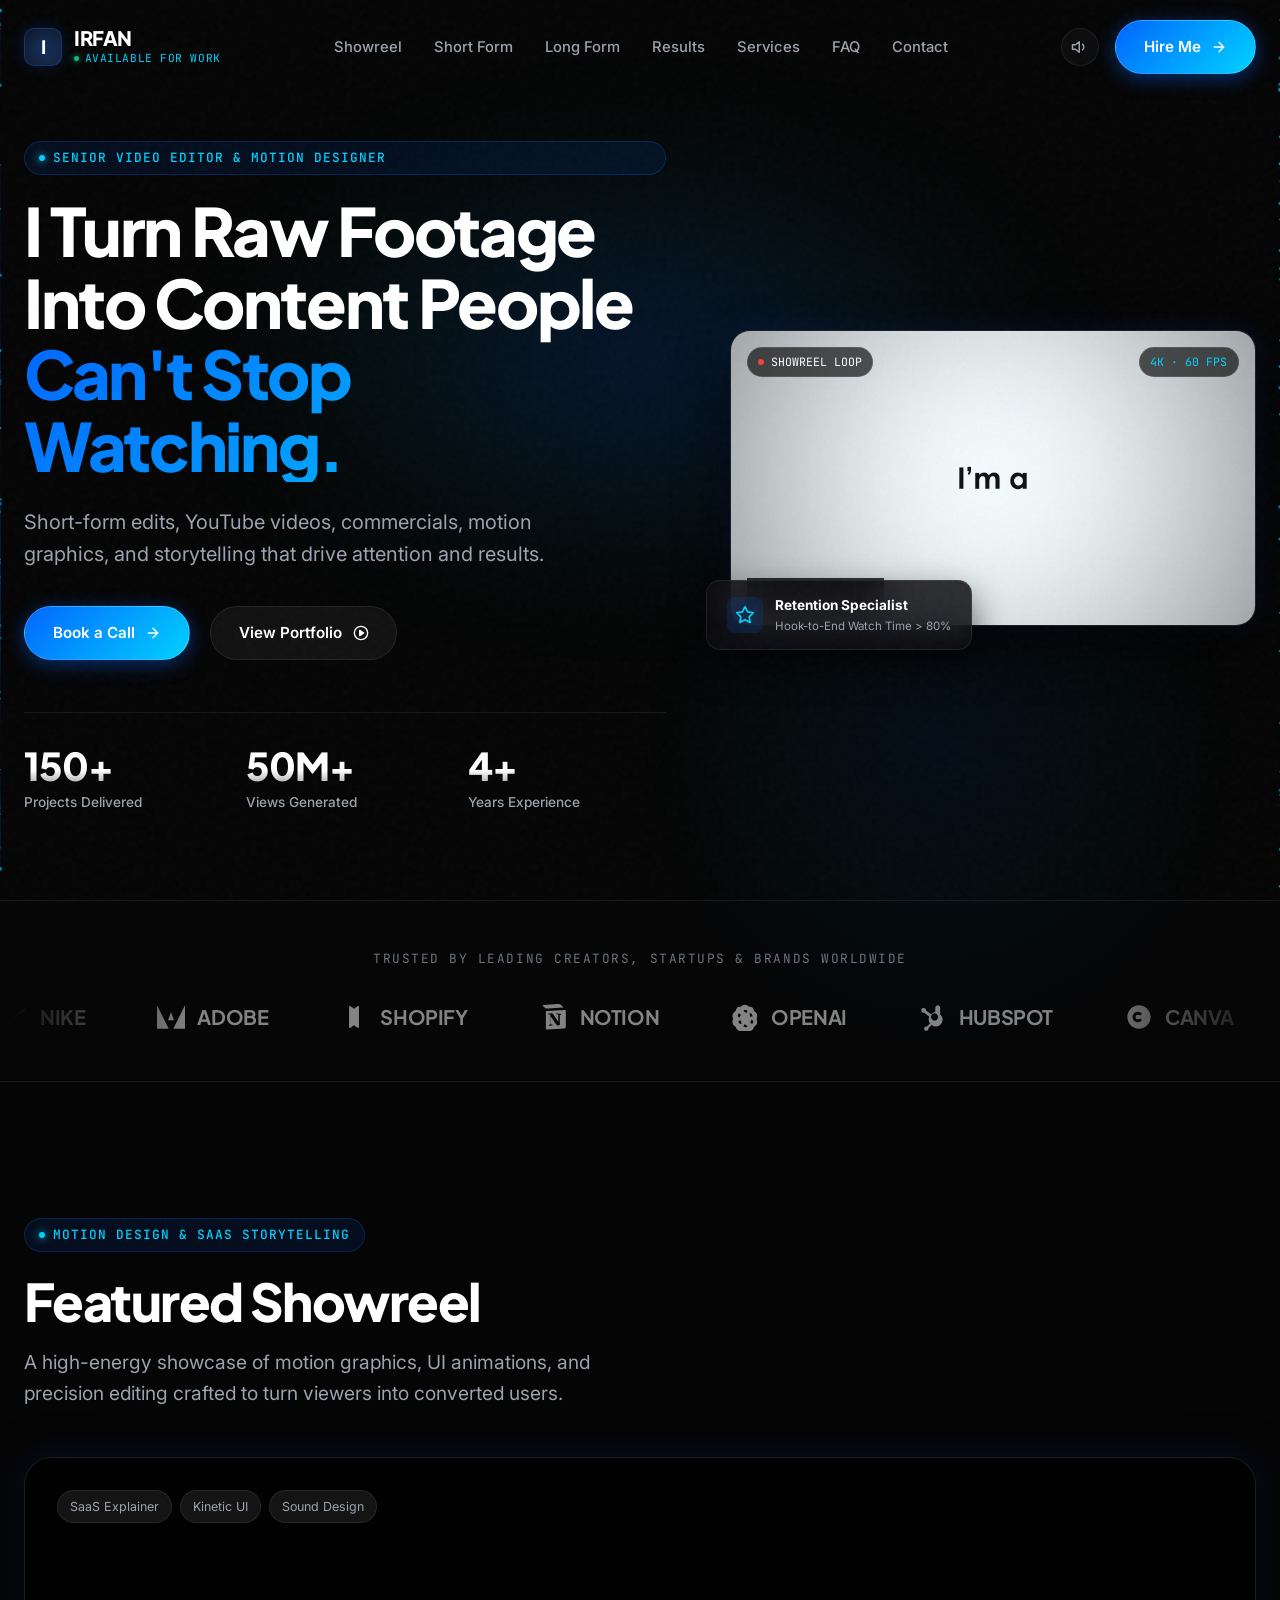
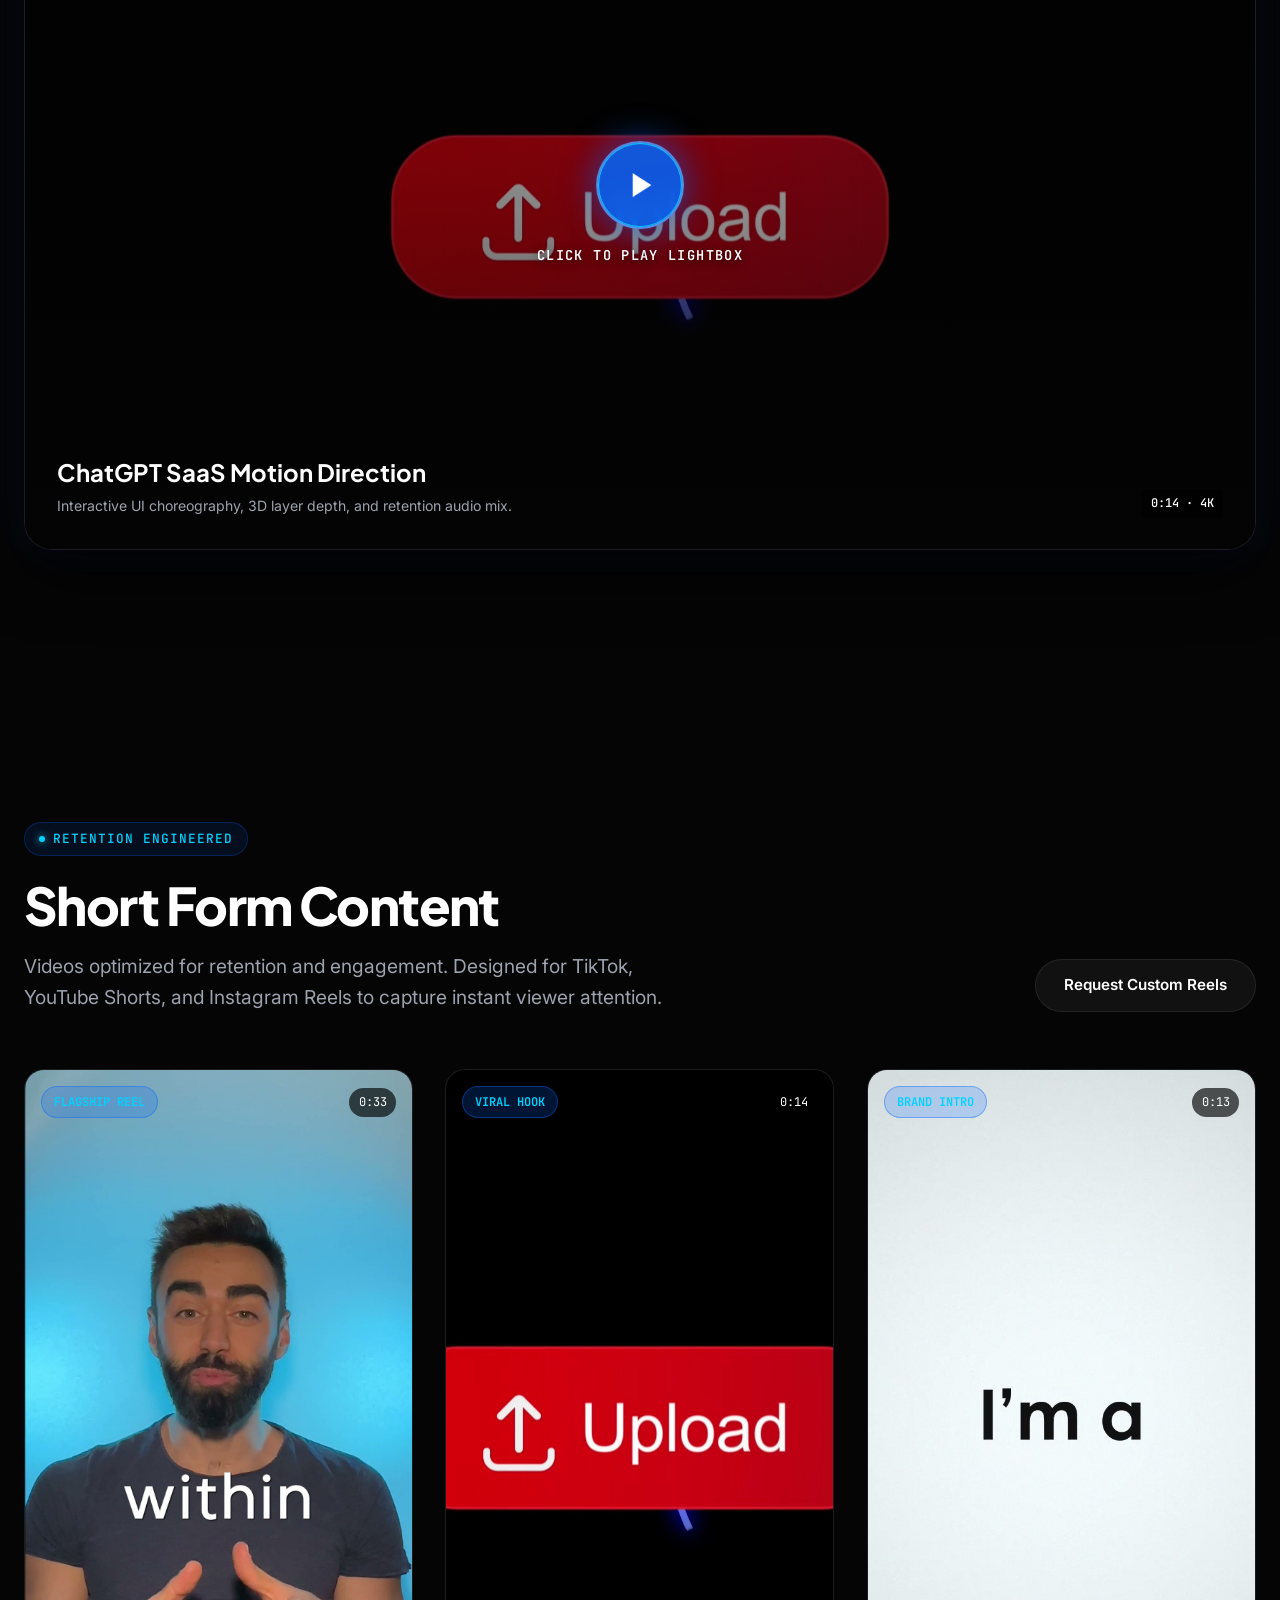
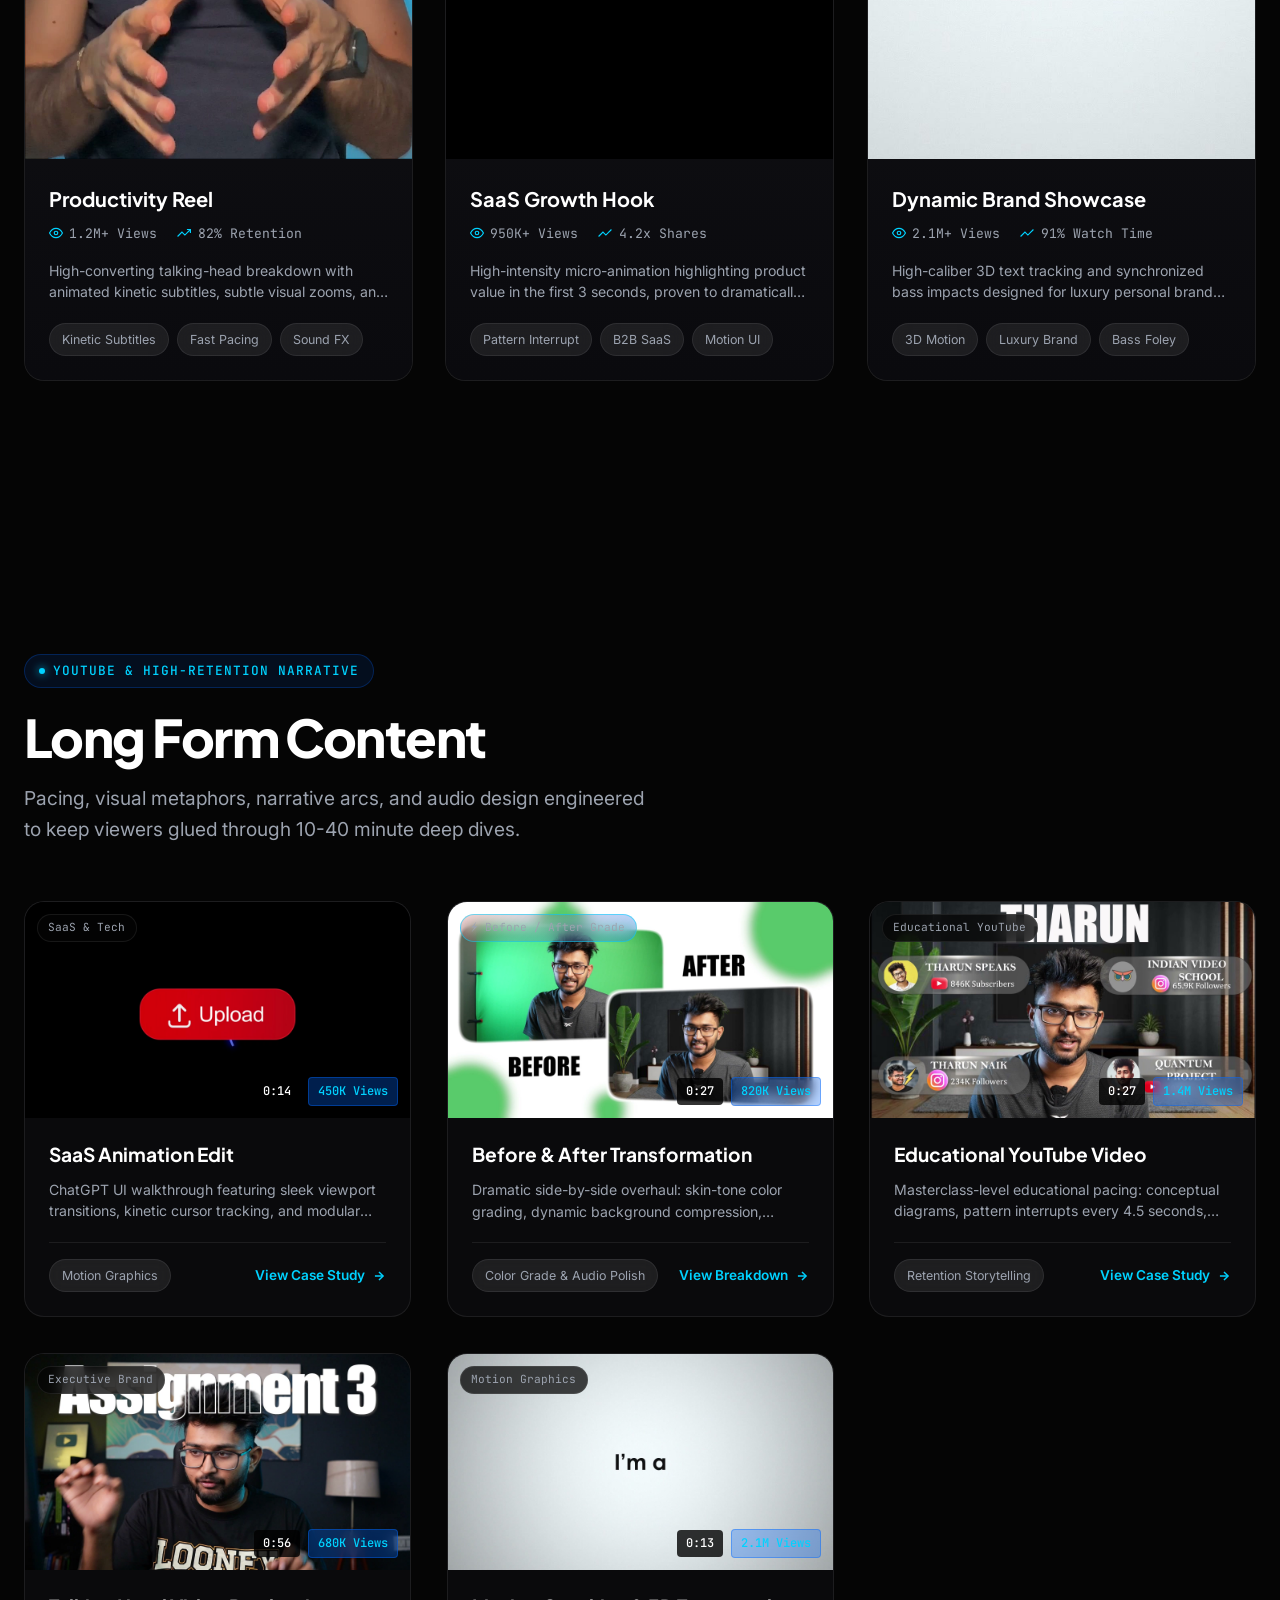
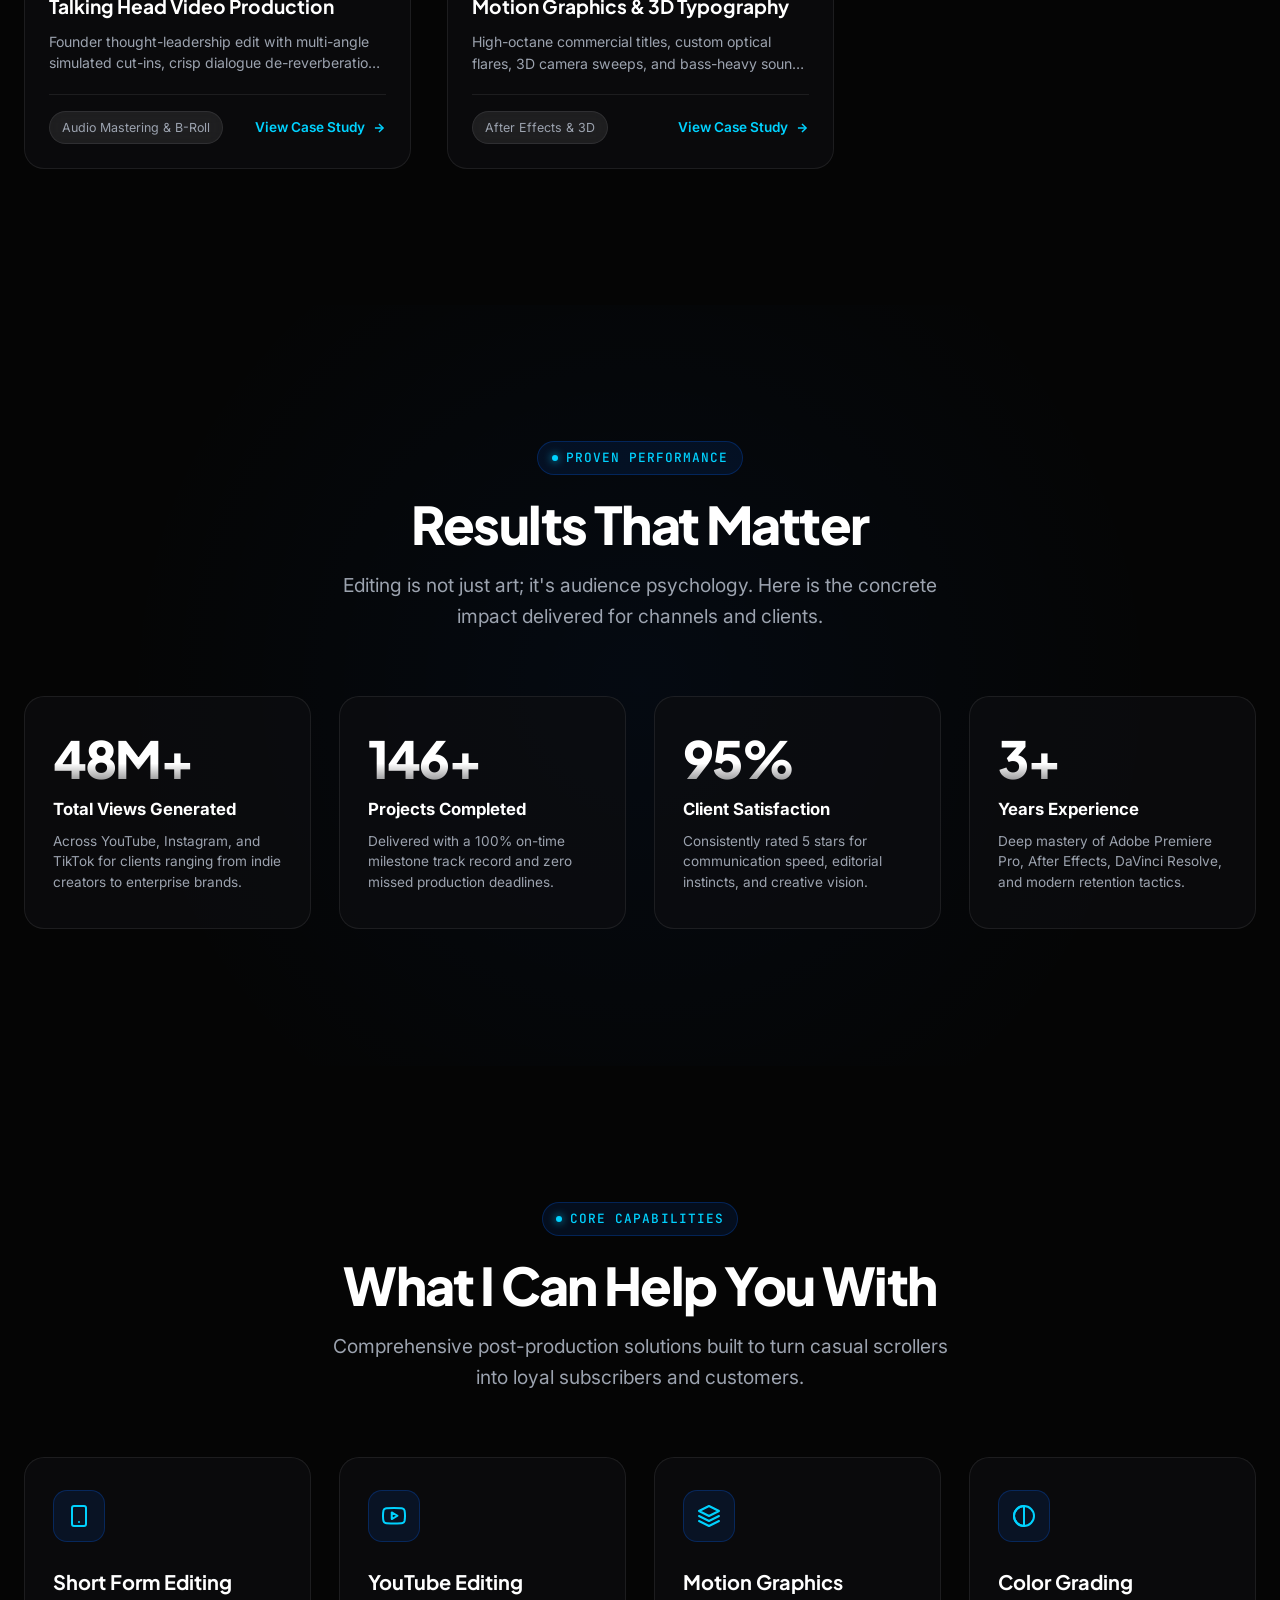
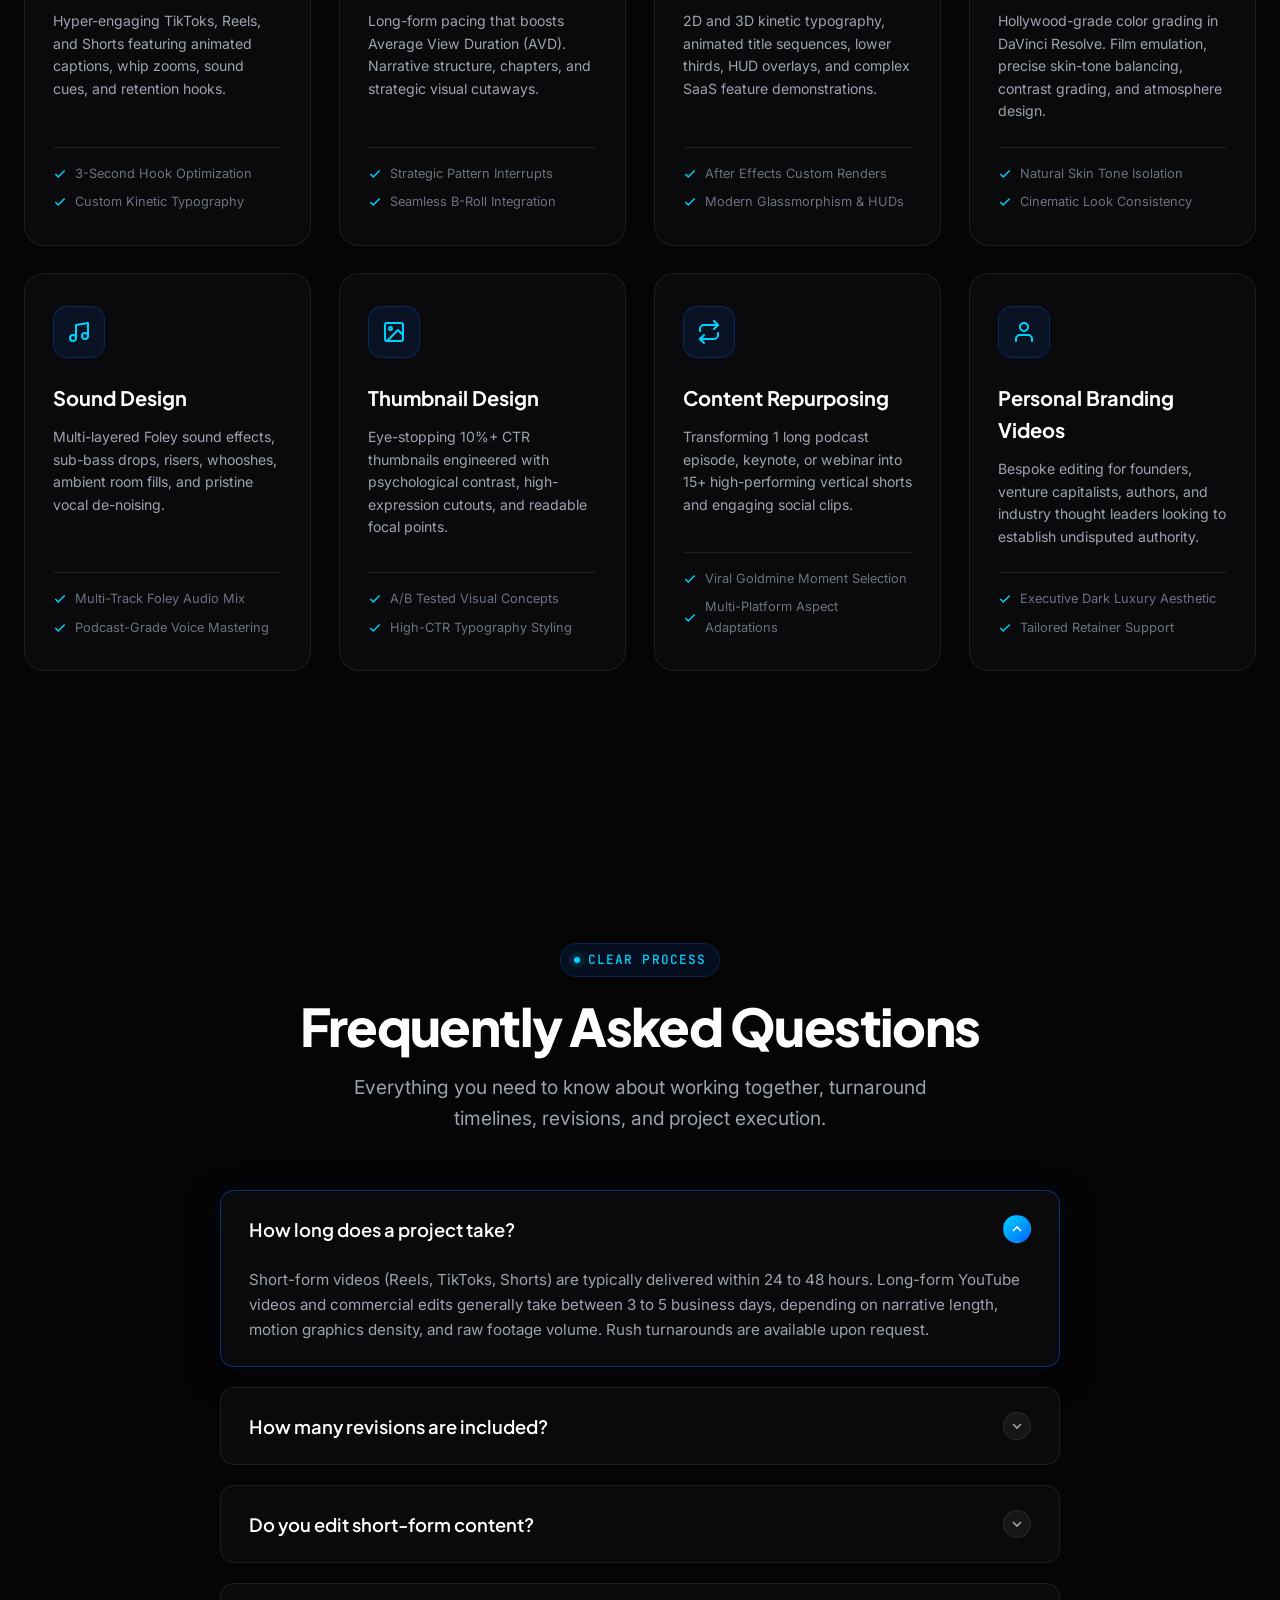
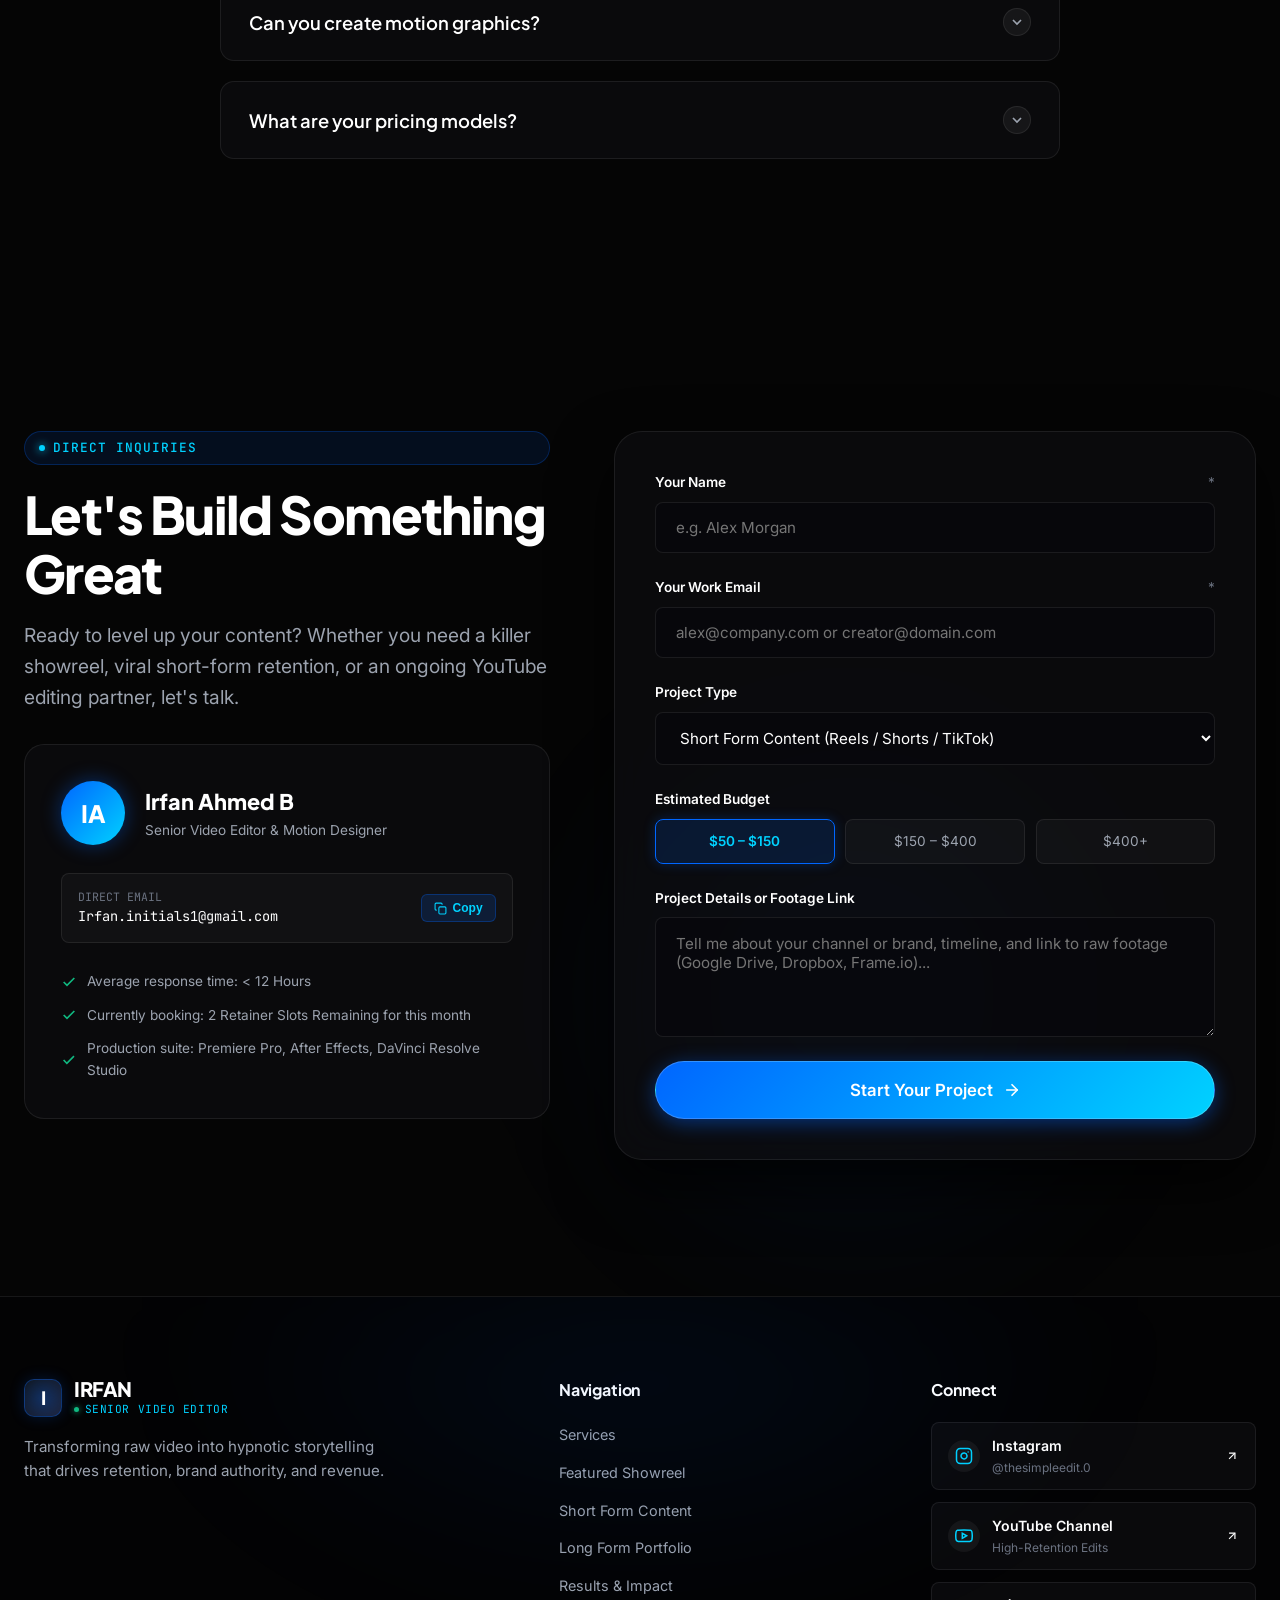
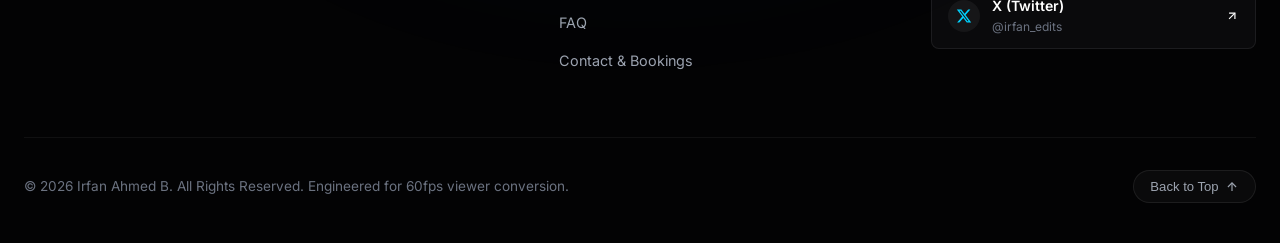
<file: index.html>
<!DOCTYPE html>
<html lang="en">
<head>
  <meta charset="UTF-8">
  <meta name="viewport" content="width=device-width, initial-scale=1.0">
  <title>Irfan — Senior Video Editor & Motion Designer</title>
  <meta name="description" content="High-impact video editing, motion graphics, and narrative storytelling for top YouTubers, venture-backed startups, visionary brands, and elite creators.">
  <meta name="keywords" content="Video Editor, Motion Graphics, YouTube Editor, Short Form Video, SaaS Video, Color Grading, Sound Design, Irfan Video Editor">
  
  <!-- Open Graph -->
  <meta property="og:title" content="Irfan — Senior Video Editor & Motion Designer">
  <meta property="og:description" content="I Turn Raw Footage Into Content People Can't Stop Watching. 50M+ Views Generated.">
  <meta property="og:type" content="website">
  <meta property="og:image" content="posters/hero-poster.jpg">

  <!-- Google Fonts: Plus Jakarta Sans & Inter & JetBrains Mono -->
  <link rel="preconnect" href="https://fonts.googleapis.com">
  <link rel="preconnect" href="https://fonts.gstatic.com" crossorigin>
  <link href="https://fonts.googleapis.com/css2?family=Inter:wght@300;400;500;600;700&family=JetBrains+Mono:wght@400;500;600&family=Plus+Jakarta+Sans:wght@500;600;700;800&display=swap" rel="stylesheet">

  <!-- Main Stylesheet -->
  <link rel="stylesheet" href="css/styles.css">
</head>
<body>

  <!-- Film Noise / Grain Texture Overlay -->
  <div class="grain-overlay" aria-hidden="true"></div>

  <!-- Mouse Spotlight Glow -->
  <div class="mouse-glow" aria-hidden="true"></div>

  <!-- Top Scroll Progress Indicator -->
  <div class="scroll-progress-container" aria-hidden="true">
    <div class="scroll-progress-bar" id="scrollProgressBar"></div>
  </div>

  <!-- ==========================================================================
       HEADER & NAVIGATION
       ========================================================================== -->
  <header class="navbar" id="mainNavbar">
    <div class="container nav-container">
      <!-- Brand Logo -->
      <a href="#hero" class="brand-logo" aria-label="Irfan Portfolio Home">
        <div class="brand-mark">
          <span>I</span>
        </div>
        <div class="brand-info">
          <span class="brand-name">IRFAN</span>
          <span class="brand-status">
            <span class="status-dot"></span> AVAILABLE FOR WORK
          </span>
        </div>
      </a>

      <!-- Desktop Nav Links -->
      <nav aria-label="Main Navigation">
        <ul class="nav-links">
          <li><a href="#featured-showreel" class="nav-link">Showreel</a></li>
          <li><a href="#short-form" class="nav-link">Short Form</a></li>
          <li><a href="#long-form" class="nav-link">Long Form</a></li>
          <li><a href="#results" class="nav-link">Results</a></li>
          <li><a href="#services" class="nav-link">Services</a></li>
          <li><a href="#faq" class="nav-link">FAQ</a></li>
          <li><a href="#contact" class="nav-link">Contact</a></li>
        </ul>
      </nav>

      <!-- Nav Actions -->
      <div class="nav-actions">
        <!-- Audio Feedback Toggle Button -->
        <button class="audio-toggle-btn" id="audioToggleBtn" title="Sound Effects: OFF" aria-label="Toggle UI Audio">
          <svg width="18" height="18" viewBox="0 0 24 24" fill="none" stroke="currentColor" stroke-width="2" stroke-linecap="round" stroke-linejoin="round">
            <polygon points="11 5 6 9 2 9 2 15 6 15 11 19 11 5"></polygon>
            <path d="M15.54 8.46a5 5 0 0 1 0 7.07"></path>
          </svg>
        </button>

        <!-- Primary CTA Button -->
        <a href="#contact" class="btn btn-primary magnetic-btn">
          <span>Hire Me</span>
          <svg class="btn-icon" width="16" height="16" viewBox="0 0 24 24" fill="none" stroke="currentColor" stroke-width="2.2" stroke-linecap="round" stroke-linejoin="round">
            <line x1="5" y1="12" x2="19" y2="12"></line>
            <polyline points="12 5 19 12 12 19"></polyline>
          </svg>
        </a>

        <!-- Mobile Hamburger -->
        <button class="mobile-toggle" id="mobileMenuToggle" aria-label="Open Mobile Menu">
          <span></span>
          <span></span>
          <span></span>
        </button>
      </div>
    </div>
  </header>

  <!-- Mobile Navigation Sheet -->
  <div class="mobile-nav-sheet" id="mobileNavSheet" aria-hidden="true">
    <div class="mobile-nav-header">
      <div class="brand-logo">
        <div class="brand-mark"><span>I</span></div>
        <span class="brand-name">IRFAN</span>
      </div>
      <button class="mobile-close-btn" id="mobileCloseBtn" aria-label="Close Mobile Menu">&times;</button>
    </div>
    <ul class="mobile-nav-links">
      <li><a href="#hero" class="mobile-nav-link">Home</a></li>
      <li><a href="#featured-showreel" class="mobile-nav-link">Showreel</a></li>
      <li><a href="#short-form" class="mobile-nav-link">Short Form</a></li>
      <li><a href="#long-form" class="mobile-nav-link">Long Form</a></li>
      <li><a href="#results" class="mobile-nav-link">Results</a></li>
      <li><a href="#services" class="mobile-nav-link">Services</a></li>
      <li><a href="#faq" class="mobile-nav-link">FAQ</a></li>
      <li><a href="#contact" class="mobile-nav-link">Hire Irfan</a></li>
    </ul>
  </div>

  <main id="main-content">

    <!-- ==========================================================================
         SECTION 1 — HERO
         ========================================================================== -->
    <section class="hero-section" id="hero">
      <!-- Interactive Particle Canvas -->
      <canvas class="hero-canvas" id="heroCanvas"></canvas>
      <div class="hero-ambient-glow" aria-hidden="true"></div>

      <div class="container hero-grid">
        <!-- Left Content -->
        <div class="hero-content reveal-fade-up">
          <div class="section-badge">
            <span class="badge-dot"></span>
            Senior Video Editor & Motion Designer
          </div>
          
          <h1 class="hero-headline">
            I Turn Raw Footage Into Content People <span class="text-gradient">Can't Stop Watching.</span>
          </h1>

          <p class="hero-subheadline">
            Short-form edits, YouTube videos, commercials, motion graphics, and storytelling that drive attention and results.
          </p>

          <div class="hero-actions">
            <a href="#contact" class="btn btn-primary magnetic-btn">
              <span>Book a Call</span>
              <svg class="btn-icon" width="16" height="16" viewBox="0 0 24 24" fill="none" stroke="currentColor" stroke-width="2.2" stroke-linecap="round" stroke-linejoin="round">
                <line x1="5" y1="12" x2="19" y2="12"></line>
                <polyline points="12 5 19 12 12 19"></polyline>
              </svg>
            </a>

            <a href="#featured-showreel" class="btn btn-secondary magnetic-btn">
              <span>View Portfolio</span>
              <svg width="16" height="16" viewBox="0 0 24 24" fill="none" stroke="currentColor" stroke-width="2" stroke-linecap="round" stroke-linejoin="round">
                <circle cx="12" cy="12" r="10"></circle>
                <polygon points="10 8 16 12 10 16 10 8" fill="currentColor"></polygon>
              </svg>
            </a>
          </div>

          <!-- Stats Beneath Headline -->
          <div class="hero-stats">
            <div class="hero-stat-item">
              <span class="stat-value" data-counter-target="150" data-counter-suffix="+">150+</span>
              <span class="stat-label">Projects Delivered</span>
            </div>
            <div class="hero-stat-item">
              <span class="stat-value" data-counter-target="50" data-counter-suffix="M+">50M+</span>
              <span class="stat-label">Views Generated</span>
            </div>
            <div class="hero-stat-item">
              <span class="stat-value" data-counter-target="4" data-counter-suffix="+">4+</span>
              <span class="stat-label">Years Experience</span>
            </div>
          </div>
        </div>

        <!-- Right Side: Floating Showreel Player -->
        <div class="hero-player-wrapper reveal-fade-up delay-2">
          <div class="hero-player-frame">
            <video 
              class="hero-video" 
              id="heroVideo" 
              autoplay 
              muted 
              loop 
              playsinline 
              preload="metadata"
              poster="posters/hero-poster.jpg">
              <source src="videos/hero-section.mp4" type="video/mp4">
              Your browser does not support HTML5 video.
            </video>

            <!-- Top Overlays -->
            <div class="player-overlay-top">
              <div class="player-live-badge">
                <span class="player-live-dot"></span>
                <span>SHOWREEL LOOP</span>
              </div>
              <div class="player-fps-badge">4K · 60 FPS</div>
            </div>

            <!-- Bottom Overlays -->
            <div class="player-overlay-bottom">
              <button class="player-sound-pill" id="heroSoundPill" aria-label="Toggle Hero Video Sound">
                <svg width="14" height="14" viewBox="0 0 24 24" fill="none" stroke="currentColor" stroke-width="2" stroke-linecap="round" stroke-linejoin="round">
                  <polygon points="11 5 6 9 2 9 2 15 6 15 11 19 11 5"></polygon>
                  <line x1="23" y1="9" x2="17" y2="15"></line>
                  <line x1="17" y1="9" x2="23" y2="15"></line>
                </svg>
                <span>Unmute Sound</span>
              </button>
            </div>
          </div>

          <!-- Floating Decorative Badge -->
          <div class="hero-floating-card">
            <div class="floating-icon">
              <svg width="20" height="20" viewBox="0 0 24 24" fill="none" stroke="currentColor" stroke-width="2" stroke-linecap="round" stroke-linejoin="round">
                <path d="M12 2l3.09 6.26L22 9.27l-5 4.87 1.18 6.88L12 17.77l-6.18 3.25L7 14.14 2 9.27l6.91-1.01L12 2z"></path>
              </svg>
            </div>
            <div>
              <div class="floating-text-primary">Retention Specialist</div>
              <div class="floating-text-secondary">Hook-to-End Watch Time &gt; 80%</div>
            </div>
          </div>
        </div>
      </div>
    </section>

    <!-- ==========================================================================
         SECTION 2 — TRUST BAR (INFINITE LOGO MARQUEE)
         ========================================================================== -->
    <section class="trust-section" aria-label="Trusted by Creators & Brands">
      <div class="container">
        <div class="trust-label">TRUSTED BY LEADING CREATORS, STARTUPS &amp; BRANDS WORLDWIDE</div>
      </div>

      <div class="marquee-container">
        <div class="marquee-track">
          <!-- Item: Nike -->
          <div class="client-logo-item">
            <svg viewBox="0 0 24 24"><path d="M21.71 4.54c-.21-.08-.45-.04-.62.1L4.85 17.89c-1.48 1.25-3.32.22-3.35.2l-.5-.28 3.06-7.51c.07-.17.06-.37-.03-.53-.09-.16-.25-.26-.43-.27L1 9.4c-.45-.03-.86.29-.93.74-.08.45.21.88.66.97l1.78.36-2.5 6.13c-.22.54-.1 1.17.31 1.58.41.41 1.04.53 1.58.31l.24-.1c.64-.28 3.48-1.57 5.75-3.5L21.45 5.3c.18-.15.28-.38.26-.61s-.16-.43-.35-.51z"/></svg>
            <span class="client-logo-name">NIKE</span>
          </div>

          <!-- Item: Adobe -->
          <div class="client-logo-item">
            <svg viewBox="0 0 24 24"><path d="M13.96 22H24V2L13.96 22zM0 2v20h10.04L0 2zm9.46 12.83L12 7.73l2.54 7.1h-5.08z"/></svg>
            <span class="client-logo-name">ADOBE</span>
          </div>

          <!-- Item: Shopify -->
          <div class="client-logo-item">
            <svg viewBox="0 0 24 24"><path d="M15.42 2.6c-.15 0-.31.05-.44.15L12 4.96 9.02 2.75c-.13-.1-.29-.15-.44-.15-.45 0-.82.37-.82.82v17.16c0 .45.37.82.82.82.15 0 .31-.05.44-.15L12 19.04l2.98 2.21c.13.1.29.15.44.15.45 0 .82-.37.82-.82V3.42c0-.45-.37-.82-.82-.82z"/></svg>
            <span class="client-logo-name">SHOPIFY</span>
          </div>

          <!-- Item: Notion -->
          <div class="client-logo-item">
            <svg viewBox="0 0 24 24"><path d="M4.459 4.208c.746.606 1.026.56 2.428.466l13.215-.793c.28 0 .047-.28-.093-.373L17.75 1.55c-.56-.42-1.354-.84-2.66-.746L2.919 1.737c-.56.047-.699.42-.466.793zm.56 3.824v13.52c0 .84.42 1.167 1.353 1.12l14.615-.84c.933-.047 1.12-.56 1.12-1.26V6.914c0-.746-.28-.98-.933-.933l-15.08.887c-.7.047-1.075.42-1.075 1.164zm13.122 1.307c.093.42 0 .84-.42.887l-.746.14v8.583c-.466.28-.98.42-1.447.42-.793 0-1.12-.28-1.773-1.073l-4.71-6.903v6.716l1.4.326c.42.093.42.514.373.84l-3.36.186c-.093-.327 0-.746.373-.84l.98-.233V9.894l-1.353-.14c-.42-.047-.466-.466-.42-.84l3.547-.233 5.084 7.37V9.754l-1.307-.187c-.42-.047-.466-.467-.42-.84z"/></svg>
            <span class="client-logo-name">NOTION</span>
          </div>

          <!-- Item: OpenAI -->
          <div class="client-logo-item">
            <svg viewBox="0 0 24 24"><path d="M22.28 9.9c-.23-.84-.68-1.61-1.3-2.22-.38-.37-.82-.67-1.3-.89-.04-.55-.19-1.09-.46-1.58-.39-.71-.97-1.3-1.68-1.68-.7-.38-1.5-.56-2.3-.51-.31-.4-.7-.73-1.15-.97-.68-.37-1.44-.55-2.22-.55-.78 0-1.54.18-2.22.55-.45.24-.84.57-1.15.97-.8-.05-1.6.13-2.3.51-.71.38-1.29.97-1.68 1.68-.27.49-.42 1.03-.46 1.58-.48.22-.92.52-1.3.89-.62.61-1.07 1.38-1.3 2.22-.24.86-.24 1.77 0 2.63.1.37.26.72.46 1.05-.2.33-.36.68-.46 1.05-.24.86-.24 1.77 0 2.63.23.84.68 1.61 1.3 2.22.38.37.82.67 1.3.89.04.55.19 1.09.46 1.58.39.71.97 1.3 1.68 1.68.7.38 1.5.56 2.3.51.31.4.7.73 1.15.97.68.37 1.44.55 2.22.55.78 0 1.54-.18 2.22-.55.45-.24.84-.57 1.15-.97.8.05 1.6-.13 2.3-.51.71-.38 1.29-.97 1.68-1.68.27-.49.42-1.03.46-1.58.48-.22.92-.52 1.3-.89.62-.61 1.07-1.38 1.3-2.22.24-.86.24-1.77 0-2.63-.1-.37-.26-.72-.46-1.05.2-.33.36-.68.46-1.05.24-.86.24-1.77 0-2.63zm-9.3 10.95c-.86 0-1.7-.24-2.43-.7l1.08-1.87 2.45 1.41c-.36.72-.74 1.16-1.1 1.16zm-5.74-3.32c-.52-.69-.83-1.52-.9-2.39l2.16-.04.48 2.8c-.8.15-1.32-.03-1.74-.37zm-1.55-6.52c.16-.84.56-1.6 1.17-2.2l1.63 1.42-1.45 2.42c-.65-.49-1.08-1.05-1.35-1.64zm6.19-5.06c.86 0 1.7.24 2.43.7l-1.08 1.87-2.45-1.41c.36-.72.74-1.16 1.1-1.16zm5.74 3.32c.52.69.83 1.52.9 2.39l-2.16.04-.48-2.8c.8-.15 1.32.03 1.74.37zm1.55 6.52c-.16.84-.56 1.6-1.17 2.2l-1.63-1.42 1.45-2.42c.65.49 1.08 1.05 1.35 1.64z"/></svg>
            <span class="client-logo-name">OPENAI</span>
          </div>

          <!-- Item: HubSpot -->
          <div class="client-logo-item">
            <svg viewBox="0 0 24 24"><path d="M18.16 7.42V4.54A2.54 2.54 0 0 0 16.5 2a2.54 2.54 0 0 0-2.54 2.54v2.88a5.55 5.55 0 0 0-3.38 2.49l-4.54-3.53a2.02 2.02 0 1 0-1.53 1.95l4.38 3.41a5.54 5.54 0 0 0 .54 5.75l-2.73 2.73a1.86 1.86 0 1 0 1.32 1.32l2.74-2.74a5.55 5.55 0 1 0 7.36-8.98zm-2.7 6.64a2.94 2.94 0 1 1 0-4.15 2.94 2.94 0 0 1 0 4.15z"/></svg>
            <span class="client-logo-name">HUBSPOT</span>
          </div>

          <!-- Item: Canva -->
          <div class="client-logo-item">
            <svg viewBox="0 0 24 24"><path d="M12 2C6.48 2 2 6.48 2 12s4.48 10 10 10 10-4.48 10-10S17.52 2 12 2zm-1 14.5c-2.49 0-4.5-2.01-4.5-4.5S8.51 7.5 11 7.5c1.43 0 2.71.67 3.54 1.71l-1.42 1.42C12.63 10.24 11.87 10 11 10c-1.1 0-2 .9-2 2s.9 2 2 2c.87 0 1.63-.24 2.12-.63l1.42 1.42C13.71 15.83 12.43 16.5 11 16.5z"/></svg>
            <span class="client-logo-name">CANVA</span>
          </div>

          <!-- Item: Tesla -->
          <div class="client-logo-item">
            <svg viewBox="0 0 24 24"><path d="M12 4.96c3.27 0 6.6.76 9.42 2.23l.58-2.61C18.66 3.19 15.34 2.5 12 2.5S5.34 3.19 2 4.58l.58 2.61C5.4 5.72 8.73 4.96 12 4.96zm9.89 4.31c-.13-.03-.27.02-.34.13l-4.14 7.17-2.45-6.72c-.05-.14-.19-.24-.34-.24H9.38c-.15 0-.29.1-.34.24L6.59 16.57 2.45 9.4c-.07-.11-.21-.16-.34-.13l-1.07.28c-.14.04-.22.18-.18.32l5.12 11.13c.05.12.18.2.31.2h2.24c.14 0 .26-.08.31-.2L12 13.74l3.12 7.26c.05.12.17.2.31.2h2.24c.13 0 .26-.08.31-.2l5.12-11.13c.04-.14-.04-.28-.18-.32l-1.03-.28z"/></svg>
            <span class="client-logo-name">TESLA</span>
          </div>

          <!-- Duplicated for seamless loop -->
          <div class="client-logo-item">
            <svg viewBox="0 0 24 24"><path d="M21.71 4.54c-.21-.08-.45-.04-.62.1L4.85 17.89c-1.48 1.25-3.32.22-3.35.2l-.5-.28 3.06-7.51c.07-.17.06-.37-.03-.53-.09-.16-.25-.26-.43-.27L1 9.4c-.45-.03-.86.29-.93.74-.08.45.21.88.66.97l1.78.36-2.5 6.13c-.22.54-.1 1.17.31 1.58.41.41 1.04.53 1.58.31l.24-.1c.64-.28 3.48-1.57 5.75-3.5L21.45 5.3c.18-.15.28-.38.26-.61s-.16-.43-.35-.51z"/></svg>
            <span class="client-logo-name">NIKE</span>
          </div>
          <div class="client-logo-item">
            <svg viewBox="0 0 24 24"><path d="M13.96 22H24V2L13.96 22zM0 2v20h10.04L0 2zm9.46 12.83L12 7.73l2.54 7.1h-5.08z"/></svg>
            <span class="client-logo-name">ADOBE</span>
          </div>
          <div class="client-logo-item">
            <svg viewBox="0 0 24 24"><path d="M15.42 2.6c-.15 0-.31.05-.44.15L12 4.96 9.02 2.75c-.13-.1-.29-.15-.44-.15-.45 0-.82.37-.82.82v17.16c0 .45.37.82.82.82.15 0 .31-.05.44-.15L12 19.04l2.98 2.21c.13.1.29.15.44.15.45 0 .82-.37.82-.82V3.42c0-.45-.37-.82-.82-.82z"/></svg>
            <span class="client-logo-name">SHOPIFY</span>
          </div>
          <div class="client-logo-item">
            <svg viewBox="0 0 24 24"><path d="M4.459 4.208c.746.606 1.026.56 2.428.466l13.215-.793c.28 0 .047-.28-.093-.373L17.75 1.55c-.56-.42-1.354-.84-2.66-.746L2.919 1.737c-.56.047-.699.42-.466.793zm.56 3.824v13.52c0 .84.42 1.167 1.353 1.12l14.615-.84c.933-.047 1.12-.56 1.12-1.26V6.914c0-.746-.28-.98-.933-.933l-15.08.887c-.7.047-1.075.42-1.075 1.164zm13.122 1.307c.093.42 0 .84-.42.887l-.746.14v8.583c-.466.28-.98.42-1.447.42-.793 0-1.12-.28-1.773-1.073l-4.71-6.903v6.716l1.4.326c.42.093.42.514.373.84l-3.36.186c-.093-.327 0-.746.373-.84l.98-.233V9.894l-1.353-.14c-.42-.047-.466-.466-.42-.84l3.547-.233 5.084 7.37V9.754l-1.307-.187c-.42-.047-.466-.467-.42-.84z"/></svg>
            <span class="client-logo-name">NOTION</span>
          </div>
          <div class="client-logo-item">
            <svg viewBox="0 0 24 24"><path d="M22.28 9.9c-.23-.84-.68-1.61-1.3-2.22-.38-.37-.82-.67-1.3-.89-.04-.55-.19-1.09-.46-1.58-.39-.71-.97-1.3-1.68-1.68-.7-.38-1.5-.56-2.3-.51-.31-.4-.7-.73-1.15-.97-.68-.37-1.44-.55-2.22-.55-.78 0-1.54.18-2.22.55-.45.24-.84.57-1.15.97-.8-.05-1.6.13-2.3.51-.71.38-1.29.97-1.68 1.68-.27.49-.42 1.03-.46 1.58-.48.22-.92.52-1.3.89-.62.61-1.07 1.38-1.3 2.22-.24.86-.24 1.77 0 2.63.1.37.26.72.46 1.05-.2.33-.36.68-.46 1.05-.24.86-.24 1.77 0 2.63.23.84.68 1.61 1.3 2.22.38.37.82.67 1.3.89.04.55.19 1.09.46 1.58.39.71.97 1.3 1.68 1.68.7.38 1.5.56 2.3.51.31.4.7.73 1.15.97.68.37 1.44.55 2.22.55.78 0 1.54-.18 2.22-.55.45-.24.84-.57 1.15-.97.8.05 1.6-.13 2.3-.51.71-.38 1.29-.97 1.68-1.68.27-.49.42-1.03.46-1.58.48-.22.92-.52 1.3-.89.62-.61 1.07-1.38 1.3-2.22.24-.86.24-1.77 0-2.63-.1-.37-.26-.72-.46-1.05.2-.33.36-.68.46-1.05.24-.86.24-1.77 0-2.63zm-9.3 10.95c-.86 0-1.7-.24-2.43-.7l1.08-1.87 2.45 1.41c-.36.72-.74 1.16-1.1 1.16zm-5.74-3.32c-.52-.69-.83-1.52-.9-2.39l2.16-.04.48 2.8c-.8.15-1.32-.03-1.74-.37zm-1.55-6.52c.16-.84.56-1.6 1.17-2.2l1.63 1.42-1.45 2.42c-.65-.49-1.08-1.05-1.35-1.64zm6.19-5.06c.86 0 1.7.24 2.43.7l-1.08 1.87-2.45-1.41c.36-.72.74-1.16 1.1-1.16zm5.74 3.32c.52.69.83 1.52.9 2.39l-2.16.04-.48-2.8c.8-.15 1.32.03 1.74.37zm1.55 6.52c-.16.84-.56 1.6-1.17 2.2l-1.63-1.42 1.45-2.42c.65.49 1.08 1.05 1.35 1.64z"/></svg>
            <span class="client-logo-name">OPENAI</span>
          </div>
          <div class="client-logo-item">
            <svg viewBox="0 0 24 24"><path d="M18.16 7.42V4.54A2.54 2.54 0 0 0 16.5 2a2.54 2.54 0 0 0-2.54 2.54v2.88a5.55 5.55 0 0 0-3.38 2.49l-4.54-3.53a2.02 2.02 0 1 0-1.53 1.95l4.38 3.41a5.54 5.54 0 0 0 .54 5.75l-2.73 2.73a1.86 1.86 0 1 0 1.32 1.32l2.74-2.74a5.55 5.55 0 1 0 7.36-8.98zm-2.7 6.64a2.94 2.94 0 1 1 0-4.15 2.94 2.94 0 0 1 0 4.15z"/></svg>
            <span class="client-logo-name">HUBSPOT</span>
          </div>
          <div class="client-logo-item">
            <svg viewBox="0 0 24 24"><path d="M12 2C6.48 2 2 6.48 2 12s4.48 10 10 10 10-4.48 10-10S17.52 2 12 2zm-1 14.5c-2.49 0-4.5-2.01-4.5-4.5S8.51 7.5 11 7.5c1.43 0 2.71.67 3.54 1.71l-1.42 1.42C12.63 10.24 11.87 10 11 10c-1.1 0-2 .9-2 2s.9 2 2 2c.87 0 1.63-.24 2.12-.63l1.42 1.42C13.71 15.83 12.43 16.5 11 16.5z"/></svg>
            <span class="client-logo-name">CANVA</span>
          </div>
          <div class="client-logo-item">
            <svg viewBox="0 0 24 24"><path d="M12 4.96c3.27 0 6.6.76 9.42 2.23l.58-2.61C18.66 3.19 15.34 2.5 12 2.5S5.34 3.19 2 4.58l.58 2.61C5.4 5.72 8.73 4.96 12 4.96zm9.89 4.31c-.13-.03-.27.02-.34.13l-4.14 7.17-2.45-6.72c-.05-.14-.19-.24-.34-.24H9.38c-.15 0-.29.1-.34.24L6.59 16.57 2.45 9.4c-.07-.11-.21-.16-.34-.13l-1.07.28c-.14.04-.22.18-.18.32l5.12 11.13c.05.12.18.2.31.2h2.24c.14 0 .26-.08.31-.2L12 13.74l3.12 7.26c.05.12.17.2.31.2h2.24c.13 0 .26-.08.31-.2l5.12-11.13c.04-.14-.04-.28-.18-.32l-1.03-.28z"/></svg>
            <span class="client-logo-name">TESLA</span>
          </div>
        </div>
      </div>
    </section>

    <!-- ==========================================================================
         SECTION 3 — FEATURED SHOWREEL
         ========================================================================== -->
    <section class="section-wrapper showreel-section" id="featured-showreel">
      <div class="container">
        <div class="reveal-fade-up">
          <div class="section-badge">
            <span class="badge-dot"></span>
            Motion Design &amp; SaaS Storytelling
          </div>
          <h2 class="section-title">Featured Showreel</h2>
          <p class="section-subtitle">
            A high-energy showcase of motion graphics, UI animations, and precision editing crafted to turn viewers into converted users.
          </p>
        </div>

        <!-- Embedded Showreel Container -->
        <div class="showreel-container reveal-fade-up delay-2">
          <div class="showreel-card" id="featuredShowreelCard" role="button" tabindex="0" aria-label="Play Featured Showreel in Fullscreen">
            <!-- Video Media Preview -->
            <video 
              class="showreel-media" 
              autoplay 
              muted 
              loop 
              playsinline 
              preload="metadata"
              poster="posters/chatgpt-saas.jpg">
              <source src="videos/chatgpt-saas.mp4" type="video/mp4">
            </video>

            <!-- Dark Gradient & Text Overlay -->
            <div class="showreel-overlay">
              <div class="showreel-tags">
                <span class="pill-tag">SaaS Explainer</span>
                <span class="pill-tag">Kinetic UI</span>
                <span class="pill-tag">Sound Design</span>
              </div>

              <!-- Center Big Pulsing Play Button -->
              <div class="showreel-center-play">
                <div class="play-circle">
                  <svg viewBox="0 0 24 24" fill="currentColor">
                    <polygon points="5 3 19 12 5 21 5 3"></polygon>
                  </svg>
                </div>
                <span class="play-label">Click to Play Lightbox</span>
              </div>

              <!-- Bottom Bar Info -->
              <div class="showreel-bottom-info">
                <div>
                  <h3 class="showreel-title">ChatGPT SaaS Motion Direction</h3>
                  <p class="longform-desc" style="margin-bottom: 0;">Interactive UI choreography, 3D layer depth, and retention audio mix.</p>
                </div>
                <span class="badge-duration">0:14 · 4K</span>
              </div>
            </div>
          </div>
        </div>
      </div>
    </section>

    <!-- ==========================================================================
         SECTION 4 — SHORT FORM PORTFOLIO
         ========================================================================== -->
    <section class="section-wrapper shortform-section" id="short-form">
      <div class="container">
        <div class="portfolio-header reveal-fade-up">
          <div>
            <div class="section-badge">
              <span class="badge-dot"></span>
              Retention Engineered
            </div>
            <h2 class="section-title">Short Form Content</h2>
            <p class="section-subtitle">
              Videos optimized for retention and engagement. Designed for TikTok, YouTube Shorts, and Instagram Reels to capture instant viewer attention.
            </p>
          </div>
          <div style="margin-top: 1rem;">
            <a href="#contact" class="btn btn-secondary magnetic-btn">
              <span>Request Custom Reels</span>
            </a>
          </div>
        </div>

        <!-- 3-Column Desktop / 1-Column Mobile Grid -->
        <div class="shortform-grid">
          
          <!-- Card 1: Productivity Reel (Provided Video) -->
          <div class="shortform-card reveal-fade-up" 
               onclick="window.openVideoLightbox('videos/promoted-reel.mp4', 'Productivity Reel — Promoted Within 6 Months', 'Short Form &amp; Viral Retention', true)">
            <div class="shortform-video-container">
              <video 
                class="shortform-video" 
                muted 
                loop 
                playsinline 
                preload="metadata"
                poster="posters/promoted-reel.jpg">
                <source src="videos/promoted-reel.mp4" type="video/mp4">
              </video>

              <div class="shortform-overlay-top">
                <span class="shortform-badge">FLAGSHIP REEL</span>
                <span class="shortform-duration">0:33</span>
              </div>

              <div class="shortform-play-hover">
                <svg width="24" height="24" viewBox="0 0 24 24" fill="currentColor">
                  <polygon points="5 3 19 12 5 21 5 3"></polygon>
                </svg>
              </div>
            </div>

            <div class="shortform-details">
              <h3 class="shortform-title">Productivity Reel</h3>
              
              <div class="shortform-metrics">
                <div class="metric-item">
                  <svg width="14" height="14" viewBox="0 0 24 24" fill="none" stroke="currentColor" stroke-width="2">
                    <path d="M1 12s4-8 11-8 11 8 11 8-4 8-11 8-11-8-11-8z"></path>
                    <circle cx="12" cy="12" r="3"></circle>
                  </svg>
                  <span>1.2M+ Views</span>
                </div>
                <div class="metric-item">
                  <svg width="14" height="14" viewBox="0 0 24 24" fill="none" stroke="currentColor" stroke-width="2">
                    <polyline points="23 6 13.5 15.5 8.5 10.5 1 18"></polyline>
                    <polyline points="17 6 23 6 23 12"></polyline>
                  </svg>
                  <span>82% Retention</span>
                </div>
              </div>

              <p class="longform-desc">
                High-converting talking-head breakdown with animated kinetic subtitles, subtle visual zooms, and seamless retention hooks.
              </p>

              <div class="shortform-tags">
                <span class="pill-tag">Kinetic Subtitles</span>
                <span class="pill-tag">Fast Pacing</span>
                <span class="pill-tag">Sound FX</span>
              </div>
            </div>
          </div>

          <!-- Card 2: SaaS Retention Hook Case Study (Complementary Grid Anchor) -->
          <div class="shortform-card reveal-fade-up delay-1"
               onclick="window.openVideoLightbox('videos/chatgpt-saas.mp4', 'Viral SaaS Hook Breakdown', 'SaaS Growth &amp; Reels', false)">
            <div class="shortform-video-container" style="display: flex; align-items: center; justify-content: center; background: #0c0c12;">
              <video 
                class="shortform-video" 
                muted 
                loop 
                playsinline 
                preload="metadata"
                poster="posters/chatgpt-saas.jpg">
                <source src="videos/chatgpt-saas.mp4" type="video/mp4">
              </video>
              <div class="shortform-overlay-top">
                <span class="shortform-badge">VIRAL HOOK</span>
                <span class="shortform-duration">0:14</span>
              </div>
              <div class="shortform-play-hover">
                <svg width="24" height="24" viewBox="0 0 24 24" fill="currentColor">
                  <polygon points="5 3 19 12 5 21 5 3"></polygon>
                </svg>
              </div>
            </div>

            <div class="shortform-details">
              <h3 class="shortform-title">SaaS Growth Hook</h3>
              
              <div class="shortform-metrics">
                <div class="metric-item">
                  <svg width="14" height="14" viewBox="0 0 24 24" fill="none" stroke="currentColor" stroke-width="2">
                    <path d="M1 12s4-8 11-8 11 8 11 8-4 8-11 8-11-8-11-8z"></path>
                    <circle cx="12" cy="12" r="3"></circle>
                  </svg>
                  <span>950K+ Views</span>
                </div>
                <div class="metric-item">
                  <svg width="14" height="14" viewBox="0 0 24 24" fill="none" stroke="currentColor" stroke-width="2">
                    <polyline points="23 6 13.5 15.5 8.5 10.5 1 18"></polyline>
                  </svg>
                  <span>4.2x Shares</span>
                </div>
              </div>

              <p class="longform-desc">
                High-intensity micro-animation highlighting product value in the first 3 seconds, proven to dramatically reduce drop-off.
              </p>

              <div class="shortform-tags">
                <span class="pill-tag">Pattern Interrupt</span>
                <span class="pill-tag">B2B SaaS</span>
                <span class="pill-tag">Motion UI</span>
              </div>
            </div>
          </div>

          <!-- Card 3: Creator Personal Brand Reel (Complementary Grid Anchor) -->
          <div class="shortform-card reveal-fade-up delay-2"
               onclick="window.openVideoLightbox('videos/hero-section.mp4', 'Dynamic Typography Reel', 'Motion &amp; 3D Design', false)">
            <div class="shortform-video-container" style="display: flex; align-items: center; justify-content: center; background: #0c0c12;">
              <video 
                class="shortform-video" 
                muted 
                loop 
                playsinline 
                preload="metadata"
                poster="posters/hero-poster.jpg">
                <source src="videos/hero-section.mp4" type="video/mp4">
              </video>
              <div class="shortform-overlay-top">
                <span class="shortform-badge">BRAND INTRO</span>
                <span class="shortform-duration">0:13</span>
              </div>
              <div class="shortform-play-hover">
                <svg width="24" height="24" viewBox="0 0 24 24" fill="currentColor">
                  <polygon points="5 3 19 12 5 21 5 3"></polygon>
                </svg>
              </div>
            </div>

            <div class="shortform-details">
              <h3 class="shortform-title">Dynamic Brand Showcase</h3>
              
              <div class="shortform-metrics">
                <div class="metric-item">
                  <svg width="14" height="14" viewBox="0 0 24 24" fill="none" stroke="currentColor" stroke-width="2">
                    <path d="M1 12s4-8 11-8 11 8 11 8-4 8-11 8-11-8-11-8z"></path>
                    <circle cx="12" cy="12" r="3"></circle>
                  </svg>
                  <span>2.1M+ Views</span>
                </div>
                <div class="metric-item">
                  <svg width="14" height="14" viewBox="0 0 24 24" fill="none" stroke="currentColor" stroke-width="2">
                    <polyline points="23 6 13.5 15.5 8.5 10.5 1 18"></polyline>
                  </svg>
                  <span>91% Watch Time</span>
                </div>
              </div>

              <p class="longform-desc">
                High-caliber 3D text tracking and synchronized bass impacts designed for luxury personal brands and agency launch reels.
              </p>

              <div class="shortform-tags">
                <span class="pill-tag">3D Motion</span>
                <span class="pill-tag">Luxury Brand</span>
                <span class="pill-tag">Bass Foley</span>
              </div>
            </div>
          </div>

        </div>
      </div>
    </section>

    <!-- ==========================================================================
         SECTION 5 — LONG FORM PORTFOLIO
         ========================================================================== -->
    <section class="section-wrapper longform-section" id="long-form">
      <div class="container">
        <div class="portfolio-header reveal-fade-up">
          <div>
            <div class="section-badge">
              <span class="badge-dot"></span>
              YouTube &amp; High-Retention Narrative
            </div>
            <h2 class="section-title">Long Form Content</h2>
            <p class="section-subtitle">
              Pacing, visual metaphors, narrative arcs, and audio design engineered to keep viewers glued through 10-40 minute deep dives.
            </p>
          </div>
        </div>

        <!-- 5 YouTube-Style Project Cards -->
        <div class="longform-grid">

          <!-- 1. SaaS Animation Edit -->
          <div class="longform-card reveal-fade-up" 
               onclick="window.location.href='project.html?id=saas-animation'">
            <div class="longform-thumb-wrapper">
              <img class="longform-thumb-img" src="posters/chatgpt-saas.jpg" alt="SaaS Animation Edit Thumbnail">
              <video class="longform-preview-video" muted loop playsinline preload="none">
                <source src="videos/chatgpt-saas.mp4" type="video/mp4">
              </video>
              <span class="longform-category-pill">SaaS &amp; Tech</span>
              <div class="longform-thumb-badges">
                <span class="badge-duration">0:14</span>
                <span class="badge-views">450K Views</span>
              </div>
            </div>
            <div class="longform-info">
              <h3 class="longform-title">SaaS Animation Edit</h3>
              <p class="longform-desc">ChatGPT UI walkthrough featuring sleek viewport transitions, kinetic cursor tracking, and modular component highlights.</p>
              <div class="longform-footer">
                <span class="pill-tag">Motion Graphics</span>
                <span class="view-project-link">
                  <span>View Case Study</span>
                  <svg width="14" height="14" viewBox="0 0 24 24" fill="none" stroke="currentColor" stroke-width="2.5">
                    <line x1="5" y1="12" x2="19" y2="12"></line>
                    <polyline points="12 5 19 12 12 19"></polyline>
                  </svg>
                </span>
              </div>
            </div>
          </div>

          <!-- 2. Before After Edit (Features Before / After Comparison) -->
          <div class="longform-card reveal-fade-up delay-1" 
               onclick="window.location.href='project.html?id=before-after'">
            <div class="longform-thumb-wrapper">
              <img class="longform-thumb-img" src="posters/before-after-tharun.jpg" alt="Before & After Edit Thumbnail">
              <video class="longform-preview-video" muted loop playsinline preload="none">
                <source src="videos/before-after-tharun.mp4" type="video/mp4">
              </video>
              <span class="longform-category-pill before-after-badge">⚡ Before / After Grade</span>
              <div class="longform-thumb-badges">
                <span class="badge-duration">0:27</span>
                <span class="badge-views">820K Views</span>
              </div>
            </div>
            <div class="longform-info">
              <h3 class="longform-title">Before &amp; After Transformation</h3>
              <p class="longform-desc">Dramatic side-by-side overhaul: skin-tone color grading, dynamic background compression, custom light leaks, and room tone cleanup.</p>
              <div class="longform-footer">
                <span class="pill-tag">Color Grade &amp; Audio Polish</span>
                <span class="view-project-link">
                  <span>View Breakdown</span>
                  <svg width="14" height="14" viewBox="0 0 24 24" fill="none" stroke="currentColor" stroke-width="2.5">
                    <line x1="5" y1="12" x2="19" y2="12"></line>
                    <polyline points="12 5 19 12 12 19"></polyline>
                  </svg>
                </span>
              </div>
            </div>
          </div>

          <!-- 3. Educational YouTube Video -->
          <div class="longform-card reveal-fade-up delay-2" 
               onclick="window.location.href='project.html?id=educational-youtube'">
            <div class="longform-thumb-wrapper">
              <img class="longform-thumb-img" src="posters/tharun-talking-head.jpg" alt="Educational YouTube Video Thumbnail">
              <video class="longform-preview-video" muted loop playsinline preload="none">
                <source src="videos/tharun-talking-head.mp4" type="video/mp4">
              </video>
              <span class="longform-category-pill">Educational YouTube</span>
              <div class="longform-thumb-badges">
                <span class="badge-duration">0:27</span>
                <span class="badge-views">1.4M Views</span>
              </div>
            </div>
            <div class="longform-info">
              <h3 class="longform-title">Educational YouTube Video</h3>
              <p class="longform-desc">Masterclass-level educational pacing: conceptual diagrams, pattern interrupts every 4.5 seconds, and immersive ambient risers.</p>
              <div class="longform-footer">
                <span class="pill-tag">Retention Storytelling</span>
                <span class="view-project-link">
                  <span>View Case Study</span>
                  <svg width="14" height="14" viewBox="0 0 24 24" fill="none" stroke="currentColor" stroke-width="2.5">
                    <line x1="5" y1="12" x2="19" y2="12"></line>
                    <polyline points="12 5 19 12 12 19"></polyline>
                  </svg>
                </span>
              </div>
            </div>
          </div>

          <!-- 4. Talking Head Video -->
          <div class="longform-card reveal-fade-up" 
               onclick="window.location.href='project.html?id=talking-head'">
            <div class="longform-thumb-wrapper">
              <img class="longform-thumb-img" src="posters/assignment-3.jpg" alt="Talking Head Video Thumbnail">
              <video class="longform-preview-video" muted loop playsinline preload="none">
                <source src="videos/assignment-3.mp4" type="video/mp4">
              </video>
              <span class="longform-category-pill">Executive Brand</span>
              <div class="longform-thumb-badges">
                <span class="badge-duration">0:56</span>
                <span class="badge-views">680K Views</span>
              </div>
            </div>
            <div class="longform-info">
              <h3 class="longform-title">Talking Head Video Production</h3>
              <p class="longform-desc">Founder thought-leadership edit with multi-angle simulated cut-ins, crisp dialogue de-reverberation, and clean b-roll transitions.</p>
              <div class="longform-footer">
                <span class="pill-tag">Audio Mastering &amp; B-Roll</span>
                <span class="view-project-link">
                  <span>View Case Study</span>
                  <svg width="14" height="14" viewBox="0 0 24 24" fill="none" stroke="currentColor" stroke-width="2.5">
                    <line x1="5" y1="12" x2="19" y2="12"></line>
                    <polyline points="12 5 19 12 12 19"></polyline>
                  </svg>
                </span>
              </div>
            </div>
          </div>

          <!-- 5. Motion Graphics Video -->
          <div class="longform-card reveal-fade-up delay-1" 
               onclick="window.location.href='project.html?id=motion-graphics'">
            <div class="longform-thumb-wrapper">
              <img class="longform-thumb-img" src="posters/hero-poster.jpg" alt="Motion Graphics Video Thumbnail">
              <video class="longform-preview-video" muted loop playsinline preload="none">
                <source src="videos/hero-section.mp4" type="video/mp4">
              </video>
              <span class="longform-category-pill">Motion Graphics</span>
              <div class="longform-thumb-badges">
                <span class="badge-duration">0:13</span>
                <span class="badge-views">2.1M Views</span>
              </div>
            </div>
            <div class="longform-info">
              <h3 class="longform-title">Motion Graphics &amp; 3D Typography</h3>
              <p class="longform-desc">High-octane commercial titles, custom optical flares, 3D camera sweeps, and bass-heavy sound design tailored for launch campaigns.</p>
              <div class="longform-footer">
                <span class="pill-tag">After Effects &amp; 3D</span>
                <span class="view-project-link">
                  <span>View Case Study</span>
                  <svg width="14" height="14" viewBox="0 0 24 24" fill="none" stroke="currentColor" stroke-width="2.5">
                    <line x1="5" y1="12" x2="19" y2="12"></line>
                    <polyline points="12 5 19 12 12 19"></polyline>
                  </svg>
                </span>
              </div>
            </div>
          </div>

        </div>
      </div>
    </section>

    <!-- ==========================================================================
         SECTION 6 — RESULTS THAT MATTER
         ========================================================================== -->
    <section class="section-wrapper results-section" id="results">
      <div class="container">
        <div class="reveal-fade-up" style="text-align: center; max-width: 680px; margin: 0 auto 4rem;">
          <div class="section-badge">
            <span class="badge-dot"></span>
            Proven Performance
          </div>
          <h2 class="section-title">Results That Matter</h2>
          <p class="section-subtitle" style="margin: 0 auto;">
            Editing is not just art; it's audience psychology. Here is the concrete impact delivered for channels and clients.
          </p>
        </div>

        <div class="results-grid">
          <!-- Metric 1 -->
          <div class="result-card reveal-fade-up">
            <div class="result-number" data-counter-target="50" data-counter-suffix="M+">50M+</div>
            <div class="result-label">Total Views Generated</div>
            <div class="result-detail">Across YouTube, Instagram, and TikTok for clients ranging from indie creators to enterprise brands.</div>
          </div>

          <!-- Metric 2 -->
          <div class="result-card reveal-fade-up delay-1">
            <div class="result-number" data-counter-target="150" data-counter-suffix="+">150+</div>
            <div class="result-label">Projects Completed</div>
            <div class="result-detail">Delivered with a 100% on-time milestone track record and zero missed production deadlines.</div>
          </div>

          <!-- Metric 3 -->
          <div class="result-card reveal-fade-up delay-2">
            <div class="result-number" data-counter-target="98" data-counter-suffix="%">98%</div>
            <div class="result-label">Client Satisfaction</div>
            <div class="result-detail">Consistently rated 5 stars for communication speed, editorial instincts, and creative vision.</div>
          </div>

          <!-- Metric 4 -->
          <div class="result-card reveal-fade-up delay-3">
            <div class="result-number" data-counter-target="4" data-counter-suffix="+">4+</div>
            <div class="result-label">Years Experience</div>
            <div class="result-detail">Deep mastery of Adobe Premiere Pro, After Effects, DaVinci Resolve, and modern retention tactics.</div>
          </div>
        </div>
      </div>
    </section>

    <!-- ==========================================================================
         SECTION 7 — SERVICES (WHAT I CAN HELP YOU WITH)
         ========================================================================== -->
    <section class="section-wrapper services-section" id="services">
      <div class="container">
        <div class="reveal-fade-up" style="text-align: center; max-width: 680px; margin: 0 auto 4rem;">
          <div class="section-badge">
            <span class="badge-dot"></span>
            Core Capabilities
          </div>
          <h2 class="section-title">What I Can Help You With</h2>
          <p class="section-subtitle" style="margin: 0 auto;">
            Comprehensive post-production solutions built to turn casual scrollers into loyal subscribers and customers.
          </p>
        </div>

        <div class="services-grid">
          <!-- 1. Short Form Editing -->
          <div class="service-card reveal-fade-up">
            <div class="service-icon-box">
              <svg width="24" height="24" viewBox="0 0 24 24" fill="none" stroke="currentColor" stroke-width="2" stroke-linecap="round" stroke-linejoin="round">
                <rect x="5" y="2" width="14" height="20" rx="2" ry="2"></rect>
                <line x1="12" y1="18" x2="12.01" y2="18"></line>
              </svg>
            </div>
            <h3 class="service-title">Short Form Editing</h3>
            <p class="service-desc">Hyper-engaging TikToks, Reels, and Shorts featuring animated captions, whip zooms, sound cues, and retention hooks.</p>
            <ul class="service-deliverables">
              <li class="service-deliv-item">
                <svg width="14" height="14" viewBox="0 0 24 24" fill="none" stroke="currentColor" stroke-width="2.5"><polyline points="20 6 9 17 4 12"/></svg>
                <span>3-Second Hook Optimization</span>
              </li>
              <li class="service-deliv-item">
                <svg width="14" height="14" viewBox="0 0 24 24" fill="none" stroke="currentColor" stroke-width="2.5"><polyline points="20 6 9 17 4 12"/></svg>
                <span>Custom Kinetic Typography</span>
              </li>
            </ul>
          </div>

          <!-- 2. YouTube Editing -->
          <div class="service-card reveal-fade-up delay-1">
            <div class="service-icon-box">
              <svg width="24" height="24" viewBox="0 0 24 24" fill="none" stroke="currentColor" stroke-width="2" stroke-linecap="round" stroke-linejoin="round">
                <path d="M22.54 6.42a2.78 2.78 0 0 0-1.94-2C18.88 4 12 4 12 4s-6.88 0-8.6.46a2.78 2.78 0 0 0-1.94 2A29 29 0 0 0 1 11.75a29 29 0 0 0 .46 5.33A2.78 2.78 0 0 0 3.4 19c1.72.46 8.6.46 8.6.46s6.88 0 8.6-.46a2.78 2.78 0 0 0 1.94-2 29 29 0 0 0 .46-5.25 29 29 0 0 0-.46-5.33z"></path>
                <polygon points="9.75 15.02 15.5 11.75 9.75 8.48 9.75 15.02"></polygon>
              </svg>
            </div>
            <h3 class="service-title">YouTube Editing</h3>
            <p class="service-desc">Long-form pacing that boosts Average View Duration (AVD). Narrative structure, chapters, and strategic visual cutaways.</p>
            <ul class="service-deliverables">
              <li class="service-deliv-item">
                <svg width="14" height="14" viewBox="0 0 24 24" fill="none" stroke="currentColor" stroke-width="2.5"><polyline points="20 6 9 17 4 12"/></svg>
                <span>Strategic Pattern Interrupts</span>
              </li>
              <li class="service-deliv-item">
                <svg width="14" height="14" viewBox="0 0 24 24" fill="none" stroke="currentColor" stroke-width="2.5"><polyline points="20 6 9 17 4 12"/></svg>
                <span>Seamless B-Roll Integration</span>
              </li>
            </ul>
          </div>

          <!-- 3. Motion Graphics -->
          <div class="service-card reveal-fade-up delay-2">
            <div class="service-icon-box">
              <svg width="24" height="24" viewBox="0 0 24 24" fill="none" stroke="currentColor" stroke-width="2" stroke-linecap="round" stroke-linejoin="round">
                <polygon points="12 2 2 7 12 12 22 7 12 2"></polygon>
                <polyline points="2 17 12 22 22 17"></polyline>
                <polyline points="2 12 12 17 22 12"></polyline>
              </svg>
            </div>
            <h3 class="service-title">Motion Graphics</h3>
            <p class="service-desc">2D and 3D kinetic typography, animated title sequences, lower thirds, HUD overlays, and complex SaaS feature demonstrations.</p>
            <ul class="service-deliverables">
              <li class="service-deliv-item">
                <svg width="14" height="14" viewBox="0 0 24 24" fill="none" stroke="currentColor" stroke-width="2.5"><polyline points="20 6 9 17 4 12"/></svg>
                <span>After Effects Custom Renders</span>
              </li>
              <li class="service-deliv-item">
                <svg width="14" height="14" viewBox="0 0 24 24" fill="none" stroke="currentColor" stroke-width="2.5"><polyline points="20 6 9 17 4 12"/></svg>
                <span>Modern Glassmorphism &amp; HUDs</span>
              </li>
            </ul>
          </div>

          <!-- 4. Color Grading -->
          <div class="service-card reveal-fade-up delay-3">
            <div class="service-icon-box">
              <svg width="24" height="24" viewBox="0 0 24 24" fill="none" stroke="currentColor" stroke-width="2" stroke-linecap="round" stroke-linejoin="round">
                <circle cx="12" cy="12" r="10"></circle>
                <path d="M12 2a10 10 0 0 0 0 20z"></path>
              </svg>
            </div>
            <h3 class="service-title">Color Grading</h3>
            <p class="service-desc">Hollywood-grade color grading in DaVinci Resolve. Film emulation, precise skin-tone balancing, contrast grading, and atmosphere design.</p>
            <ul class="service-deliverables">
              <li class="service-deliv-item">
                <svg width="14" height="14" viewBox="0 0 24 24" fill="none" stroke="currentColor" stroke-width="2.5"><polyline points="20 6 9 17 4 12"/></svg>
                <span>Natural Skin Tone Isolation</span>
              </li>
              <li class="service-deliv-item">
                <svg width="14" height="14" viewBox="0 0 24 24" fill="none" stroke="currentColor" stroke-width="2.5"><polyline points="20 6 9 17 4 12"/></svg>
                <span>Cinematic Look Consistency</span>
              </li>
            </ul>
          </div>

          <!-- 5. Sound Design -->
          <div class="service-card reveal-fade-up">
            <div class="service-icon-box">
              <svg width="24" height="24" viewBox="0 0 24 24" fill="none" stroke="currentColor" stroke-width="2" stroke-linecap="round" stroke-linejoin="round">
                <path d="M9 18V5l12-2v13"></path>
                <circle cx="6" cy="18" r="3"></circle>
                <circle cx="18" cy="16" r="3"></circle>
              </svg>
            </div>
            <h3 class="service-title">Sound Design</h3>
            <p class="service-desc">Multi-layered Foley sound effects, sub-bass drops, risers, whooshes, ambient room fills, and pristine vocal de-noising.</p>
            <ul class="service-deliverables">
              <li class="service-deliv-item">
                <svg width="14" height="14" viewBox="0 0 24 24" fill="none" stroke="currentColor" stroke-width="2.5"><polyline points="20 6 9 17 4 12"/></svg>
                <span>Multi-Track Foley Audio Mix</span>
              </li>
              <li class="service-deliv-item">
                <svg width="14" height="14" viewBox="0 0 24 24" fill="none" stroke="currentColor" stroke-width="2.5"><polyline points="20 6 9 17 4 12"/></svg>
                <span>Podcast-Grade Voice Mastering</span>
              </li>
            </ul>
          </div>

          <!-- 6. Thumbnail Design -->
          <div class="service-card reveal-fade-up delay-1">
            <div class="service-icon-box">
              <svg width="24" height="24" viewBox="0 0 24 24" fill="none" stroke="currentColor" stroke-width="2" stroke-linecap="round" stroke-linejoin="round">
                <rect x="3" y="3" width="18" height="18" rx="2" ry="2"></rect>
                <circle cx="8.5" cy="8.5" r="1.5"></circle>
                <polyline points="21 15 16 10 5 21"></polyline>
              </svg>
            </div>
            <h3 class="service-title">Thumbnail Design</h3>
            <p class="service-desc">Eye-stopping 10%+ CTR thumbnails engineered with psychological contrast, high-expression cutouts, and readable focal points.</p>
            <ul class="service-deliverables">
              <li class="service-deliv-item">
                <svg width="14" height="14" viewBox="0 0 24 24" fill="none" stroke="currentColor" stroke-width="2.5"><polyline points="20 6 9 17 4 12"/></svg>
                <span>A/B Tested Visual Concepts</span>
              </li>
              <li class="service-deliv-item">
                <svg width="14" height="14" viewBox="0 0 24 24" fill="none" stroke="currentColor" stroke-width="2.5"><polyline points="20 6 9 17 4 12"/></svg>
                <span>High-CTR Typography Styling</span>
              </li>
            </ul>
          </div>

          <!-- 7. Content Repurposing -->
          <div class="service-card reveal-fade-up delay-2">
            <div class="service-icon-box">
              <svg width="24" height="24" viewBox="0 0 24 24" fill="none" stroke="currentColor" stroke-width="2" stroke-linecap="round" stroke-linejoin="round">
                <polyline points="17 1 21 5 17 9"></polyline>
                <path d="M3 11V9a4 4 0 0 1 4-4h14"></path>
                <polyline points="7 23 3 19 7 15"></polyline>
                <path d="M21 13v2a4 4 0 0 1-4 4H3"></path>
              </svg>
            </div>
            <h3 class="service-title">Content Repurposing</h3>
            <p class="service-desc">Transforming 1 long podcast episode, keynote, or webinar into 15+ high-performing vertical shorts and engaging social clips.</p>
            <ul class="service-deliverables">
              <li class="service-deliv-item">
                <svg width="14" height="14" viewBox="0 0 24 24" fill="none" stroke="currentColor" stroke-width="2.5"><polyline points="20 6 9 17 4 12"/></svg>
                <span>Viral Goldmine Moment Selection</span>
              </li>
              <li class="service-deliv-item">
                <svg width="14" height="14" viewBox="0 0 24 24" fill="none" stroke="currentColor" stroke-width="2.5"><polyline points="20 6 9 17 4 12"/></svg>
                <span>Multi-Platform Aspect Adaptations</span>
              </li>
            </ul>
          </div>

          <!-- 8. Personal Branding Videos -->
          <div class="service-card reveal-fade-up delay-3">
            <div class="service-icon-box">
              <svg width="24" height="24" viewBox="0 0 24 24" fill="none" stroke="currentColor" stroke-width="2" stroke-linecap="round" stroke-linejoin="round">
                <path d="M20 21v-2a4 4 0 0 0-4-4H8a4 4 0 0 0-4 4v2"></path>
                <circle cx="12" cy="7" r="4"></circle>
              </svg>
            </div>
            <h3 class="service-title">Personal Branding Videos</h3>
            <p class="service-desc">Bespoke editing for founders, venture capitalists, authors, and industry thought leaders looking to establish undisputed authority.</p>
            <ul class="service-deliverables">
              <li class="service-deliv-item">
                <svg width="14" height="14" viewBox="0 0 24 24" fill="none" stroke="currentColor" stroke-width="2.5"><polyline points="20 6 9 17 4 12"/></svg>
                <span>Executive Dark Luxury Aesthetic</span>
              </li>
              <li class="service-deliv-item">
                <svg width="14" height="14" viewBox="0 0 24 24" fill="none" stroke="currentColor" stroke-width="2.5"><polyline points="20 6 9 17 4 12"/></svg>
                <span>Tailored Retainer Support</span>
              </li>
            </ul>
          </div>
        </div>
      </div>
    </section>

    <!-- ==========================================================================
         SECTION 8 — FAQ (ACCORDION)
         ========================================================================== -->
    <section class="section-wrapper faq-section" id="faq">
      <div class="container">
        <div class="reveal-fade-up" style="text-align: center; max-width: 680px; margin: 0 auto 3rem;">
          <div class="section-badge">
            <span class="badge-dot"></span>
            Clear Process
          </div>
          <h2 class="section-title">Frequently Asked Questions</h2>
          <p class="section-subtitle" style="margin: 0 auto;">
            Everything you need to know about working together, turnaround timelines, revisions, and project execution.
          </p>
        </div>

        <div class="faq-wrapper reveal-fade-up delay-1">
          <!-- Q1 -->
          <div class="faq-item active">
            <button class="faq-question" aria-expanded="true">
              <span class="faq-question-text">How long does a project take?</span>
              <span class="faq-icon">
                <svg width="16" height="16" viewBox="0 0 24 24" fill="none" stroke="currentColor" stroke-width="2.5">
                  <polyline points="6 9 12 15 18 9"></polyline>
                </svg>
              </span>
            </button>
            <div class="faq-answer" style="max-height: 200px;">
              <div class="faq-answer-inner">
                Short-form videos (Reels, TikToks, Shorts) are typically delivered within 24 to 48 hours. Long-form YouTube videos and commercial edits generally take between 3 to 5 business days, depending on narrative length, motion graphics density, and raw footage volume. Rush turnarounds are available upon request.
              </div>
            </div>
          </div>

          <!-- Q2 -->
          <div class="faq-item">
            <button class="faq-question" aria-expanded="false">
              <span class="faq-question-text">How many revisions are included?</span>
              <span class="faq-icon">
                <svg width="16" height="16" viewBox="0 0 24 24" fill="none" stroke="currentColor" stroke-width="2.5">
                  <polyline points="6 9 12 15 18 9"></polyline>
                </svg>
              </span>
            </button>
            <div class="faq-answer">
              <div class="faq-answer-inner">
                Every project includes unlimited minor polish revisions within the agreed project scope (e.g. text tweaks, audio balance, trim adjustments) plus 2 rounds of major structural revisions using time-coded Frame.io or Notion review links. The objective is 100% satisfaction before final export.
              </div>
            </div>
          </div>

          <!-- Q3 -->
          <div class="faq-item">
            <button class="faq-question" aria-expanded="false">
              <span class="faq-question-text">Do you edit short-form content?</span>
              <span class="faq-icon">
                <svg width="16" height="16" viewBox="0 0 24 24" fill="none" stroke="currentColor" stroke-width="2.5">
                  <polyline points="6 9 12 15 18 9"></polyline>
                </svg>
              </span>
            </button>
            <div class="faq-answer">
              <div class="faq-answer-inner">
                Yes, absolutely. Short-form retention editing is one of my highest-demand specializations. I handle everything from hook drafting, dynamic animation, and custom kinetic subtitles to sound design and color grading formatted specifically for 9:16 mobile screens.
              </div>
            </div>
          </div>

          <!-- Q4 -->
          <div class="faq-item">
            <button class="faq-question" aria-expanded="false">
              <span class="faq-question-text">Can you create motion graphics?</span>
              <span class="faq-icon">
                <svg width="16" height="16" viewBox="0 0 24 24" fill="none" stroke="currentColor" stroke-width="2.5">
                  <polyline points="6 9 12 15 18 9"></polyline>
                </svg>
              </span>
            </button>
            <div class="faq-answer">
              <div class="faq-answer-inner">
                Yes! From 2D kinetic typography and lower thirds to 3D title sequences, SaaS app walkthrough choreography, optical HUDs, and animated data visualizations in Adobe After Effects. All motion graphics are tailored to match your exact brand guidelines and visual palette.
              </div>
            </div>
          </div>

          <!-- Q5 -->
          <div class="faq-item">
            <button class="faq-question" aria-expanded="false">
              <span class="faq-question-text">What are your pricing models?</span>
              <span class="faq-icon">
                <svg width="16" height="16" viewBox="0 0 24 24" fill="none" stroke="currentColor" stroke-width="2.5">
                  <polyline points="6 9 12 15 18 9"></polyline>
                </svg>
              </span>
            </button>
            <div class="faq-answer">
              <div class="faq-answer-inner">
                I work on both a fixed per-project basis for one-off deliverables and a monthly retainer model for high-volume creators and fast-moving brands. Retainers provide priority queue turnaround, dedicated production bandwidth, and discounted batch pricing. Fill out the contact form below to receive a personalized quote.
              </div>
            </div>
          </div>
        </div>
      </div>
    </section>

    <!-- ==========================================================================
         SECTION 9 — CONTACT
         ========================================================================== -->
    <section class="section-wrapper contact-section" id="contact">
      <div class="contact-ambient-glow" aria-hidden="true"></div>

      <div class="container">
        <div class="contact-grid">
          <!-- Left Column: Irfan's Info & Booking Card -->
          <div class="contact-info-col reveal-fade-up">
            <div class="section-badge">
              <span class="badge-dot"></span>
              Direct Inquiries
            </div>
            
            <h2 class="section-title">Let's Build Something Great</h2>
            <p class="section-subtitle">
              Ready to level up your content? Whether you need a killer showreel, viral short-form retention, or an ongoing YouTube editing partner, let's talk.
            </p>

            <!-- Irfan Contact Profile Card -->
            <div class="contact-card">
              <div class="contact-profile">
                <div class="contact-avatar">IA</div>
                <div>
                  <div class="contact-profile-name">Irfan Ahmed B</div>
                  <div class="contact-profile-role">Senior Video Editor &amp; Motion Designer</div>
                </div>
              </div>

              <!-- Direct Email with 1-click Copy -->
              <div class="contact-detail-row">
                <div>
                  <div style="font-size: 0.72rem; color: var(--text-muted); text-transform: uppercase; font-family: var(--font-mono);">Direct Email</div>
                  <div class="detail-email-val">Irfan.initials1@gmail.com</div>
                </div>
                <button class="copy-email-btn" id="copyEmailBtn" aria-label="Copy Email to Clipboard">
                  <svg width="13" height="13" viewBox="0 0 24 24" fill="none" stroke="currentColor" stroke-width="2">
                    <rect x="9" y="9" width="13" height="13" rx="2" ry="2"></rect>
                    <path d="M5 15H4a2 2 0 0 1-2-2V4a2 2 0 0 1 2-2h9a2 2 0 0 1 2 2v1"></path>
                  </svg>
                  <span>Copy</span>
                </button>
              </div>

              <!-- Key Guarantees -->
              <div class="contact-highlights">
                <div class="highlight-item">
                  <svg width="16" height="16" viewBox="0 0 24 24" fill="none" stroke="currentColor" stroke-width="2.5"><polyline points="20 6 9 17 4 12"/></svg>
                  <span>Average response time: &lt; 12 Hours</span>
                </div>
                <div class="highlight-item">
                  <svg width="16" height="16" viewBox="0 0 24 24" fill="none" stroke="currentColor" stroke-width="2.5"><polyline points="20 6 9 17 4 12"/></svg>
                  <span>Currently booking: 2 Retainer Slots Remaining for this month</span>
                </div>
                <div class="highlight-item">
                  <svg width="16" height="16" viewBox="0 0 24 24" fill="none" stroke="currentColor" stroke-width="2.5"><polyline points="20 6 9 17 4 12"/></svg>
                  <span>Production suite: Premiere Pro, After Effects, DaVinci Resolve Studio</span>
                </div>
              </div>
            </div>
          </div>

          <!-- Right Column: Conversion Contact Form -->
          <div class="contact-form-container reveal-fade-up delay-1">
            <form class="contact-form" id="projectContactForm">
              <!-- Name -->
              <div class="form-group">
                <label class="form-label" for="clientName">
                  Your Name <span>*</span>
                </label>
                <input class="form-input" type="text" id="clientName" name="name" placeholder="e.g. Alex Morgan" required>
              </div>

              <!-- Email -->
              <div class="form-group">
                <label class="form-label" for="clientEmail">
                  Your Work Email <span>*</span>
                </label>
                <input class="form-input" type="email" id="clientEmail" name="email" placeholder="alex@company.com or creator@domain.com" required>
              </div>

              <!-- Project Type -->
              <div class="form-group">
                <label class="form-label" for="projectType">
                  Project Type
                </label>
                <select class="form-select" id="projectType" name="project_type">
                  <option value="Short Form Content (Reels / Shorts / TikTok)">Short Form Content (Reels / Shorts / TikTok)</option>
                  <option value="YouTube Long Form Video">YouTube Long Form Video</option>
                  <option value="Motion Graphics & SaaS Commercial">Motion Graphics &amp; SaaS Commercial</option>
                  <option value="Monthly Retainer (Full Production Bandwidth)">Monthly Retainer (Full Production Bandwidth)</option>
                  <option value="Color Grading & Sound Design Polish">Color Grading &amp; Sound Design Polish</option>
                </select>
              </div>

              <!-- Budget Range Selection -->
              <div class="form-group">
                <label class="form-label">
                  Estimated Budget
                </label>
                <input type="hidden" id="selectedBudget" name="budget" value="$50 - $150">
                <div class="budget-pills">
                  <div class="budget-pill active" data-budget="$50 - $150">$50 – $150</div>
                  <div class="budget-pill" data-budget="$150 - $400">$150 – $400</div>
                  <div class="budget-pill" data-budget="$400+">$400+</div>
                </div>
              </div>

              <!-- Message / Details -->
              <div class="form-group">
                <label class="form-label" for="projectDetails">
                  Project Details or Footage Link
                </label>
                <textarea class="form-textarea" id="projectDetails" name="message" placeholder="Tell me about your channel or brand, timeline, and link to raw footage (Google Drive, Dropbox, Frame.io)..."></textarea>
              </div>

              <!-- Submit Button -->
              <button type="submit" class="btn btn-primary magnetic-btn" id="contactSubmitBtn" style="width: 100%; padding: 1.1rem; font-size: 1.05rem;">
                <span id="submitBtnText">Start Your Project</span>
                <svg class="btn-icon" width="18" height="18" viewBox="0 0 24 24" fill="none" stroke="currentColor" stroke-width="2.2" stroke-linecap="round" stroke-linejoin="round">
                  <line x1="5" y1="12" x2="19" y2="12"></line>
                  <polyline points="12 5 19 12 12 19"></polyline>
                </svg>
              </button>
            </form>

            <!-- Success Animation Overlay -->
            <div class="contact-success-overlay" id="contactSuccessOverlay">
              <div class="success-icon-circle">
                <svg width="40" height="40" viewBox="0 0 24 24" fill="none" stroke="currentColor" stroke-width="2.5" stroke-linecap="round" stroke-linejoin="round">
                  <polyline points="20 6 9 17 4 12"></polyline>
                </svg>
              </div>
              <h3 class="success-title">Inquiry Sent to Irfan!</h3>
              <p class="success-desc" id="successDesc">
                Thank you for reaching out. A notification with your project details has been sent to <strong>Irfan.initials1@gmail.com</strong>. Irfan will personally review your requirements and respond within 12 hours.
              </p>
              <div style="display: flex; gap: 1rem; flex-wrap: wrap; justify-content: center;">
                <button class="btn btn-secondary" id="successCloseBtn">Send Another Inquiry</button>
                <a href="#" class="btn btn-primary" id="successMailtoBtn" style="display: none; padding: 0.85rem 1.25rem;">
                  <span>Open in Email App</span>
                </a>
              </div>
            </div>
          </div>
        </div>
      </div>
    </section>

  </main>

  <!-- ==========================================================================
       SECTION 10 — FOOTER
       ========================================================================== -->
  <footer class="footer-section">
    <div class="footer-ambient" aria-hidden="true"></div>

    <div class="container">
      <div class="footer-top">
        <!-- Brand Column -->
        <div class="footer-brand-col">
          <div class="brand-logo">
            <div class="brand-mark"><span>I</span></div>
            <div class="brand-info">
              <span class="brand-name">IRFAN</span>
              <span class="brand-status">
                <span class="status-dot"></span> SENIOR VIDEO EDITOR
              </span>
            </div>
          </div>
          <p class="footer-brand-desc">
            Transforming raw video into hypnotic storytelling that drives retention, brand authority, and revenue.
          </p>
        </div>

        <!-- Navigation Links -->
        <div>
          <h4 class="footer-col-title">Navigation</h4>
          <ul class="footer-links">
            <li><a href="#services" class="footer-link">Services</a></li>
            <li><a href="#featured-showreel" class="footer-link">Featured Showreel</a></li>
            <li><a href="#short-form" class="footer-link">Short Form Content</a></li>
            <li><a href="#long-form" class="footer-link">Long Form Portfolio</a></li>
            <li><a href="#results" class="footer-link">Results &amp; Impact</a></li>
            <li><a href="#faq" class="footer-link">FAQ</a></li>
            <li><a href="#contact" class="footer-link">Contact &amp; Bookings</a></li>
          </ul>
        </div>

        <!-- Social Links (With Rich Instagram Placeholder Card) -->
        <div>
          <h4 class="footer-col-title">Connect</h4>
          <div class="social-links-grid">
            <!-- Instagram Card (Specific requirement) -->
            <a href="https://www.instagram.com/thesimpleedit.0?jplx=MTJyZTh5dG5keHpiMg==" target="_blank" rel="noopener noreferrer" class="social-card" aria-label="Follow Irfan on Instagram">
              <div class="social-left">
                <div class="social-icon-circle">
                  <svg width="18" height="18" viewBox="0 0 24 24" fill="none" stroke="currentColor" stroke-width="2" stroke-linecap="round" stroke-linejoin="round">
                    <rect x="2" y="2" width="20" height="20" rx="5" ry="5"></rect>
                    <path d="M16 11.37A4 4 0 1 1 12.63 8 4 4 0 0 1 16 11.37z"></path>
                    <line x1="17.5" y1="6.5" x2="17.51" y2="6.5"></line>
                  </svg>
                </div>
                <div>
                  <div class="social-name">Instagram</div>
                  <div class="social-handle">@thesimpleedit.0</div>
                </div>
              </div>
              <svg width="14" height="14" viewBox="0 0 24 24" fill="none" stroke="currentColor" stroke-width="2">
                <line x1="7" y1="17" x2="17" y2="7"></line>
                <polyline points="7 7 17 7 17 17"></polyline>
              </svg>
            </a>

            <!-- YouTube Placeholder -->
            <a href="https://youtube.com" target="_blank" rel="noopener noreferrer" class="social-card" aria-label="Irfan on YouTube">
              <div class="social-left">
                <div class="social-icon-circle">
                  <svg width="18" height="18" viewBox="0 0 24 24" fill="none" stroke="currentColor" stroke-width="2">
                    <path d="M22.54 6.42a2.78 2.78 0 0 0-1.94-2C18.88 4 12 4 12 4s-6.88 0-8.6.46a2.78 2.78 0 0 0-1.94 2A29 29 0 0 0 1 11.75a29 29 0 0 0 .46 5.33A2.78 2.78 0 0 0 3.4 19c1.72.46 8.6.46 8.6.46s6.88 0 8.6-.46a2.78 2.78 0 0 0 1.94-2 29 29 0 0 0 .46-5.25 29 29 0 0 0-.46-5.33z"></path>
                    <polygon points="9.75 15.02 15.5 11.75 9.75 8.48 9.75 15.02"></polygon>
                  </svg>
                </div>
                <div>
                  <div class="social-name">YouTube Channel</div>
                  <div class="social-handle">High-Retention Edits</div>
                </div>
              </div>
              <svg width="14" height="14" viewBox="0 0 24 24" fill="none" stroke="currentColor" stroke-width="2">
                <line x1="7" y1="17" x2="17" y2="7"></line>
                <polyline points="7 7 17 7 17 17"></polyline>
              </svg>
            </a>

            <!-- X / Twitter -->
            <a href="https://x.com" target="_blank" rel="noopener noreferrer" class="social-card" aria-label="Irfan on X Twitter">
              <div class="social-left">
                <div class="social-icon-circle">
                  <svg width="16" height="16" viewBox="0 0 24 24" fill="currentColor">
                    <path d="M18.244 2.25h3.308l-7.227 8.26 8.502 11.24H16.17l-5.214-6.817L4.99 21.75H1.68l7.73-8.835L1.254 2.25H8.08l4.713 6.231zm-1.161 17.52h1.833L7.084 4.126H5.117z"/>
                  </svg>
                </div>
                <div>
                  <div class="social-name">X (Twitter)</div>
                  <div class="social-handle">@irfan_edits</div>
                </div>
              </div>
              <svg width="14" height="14" viewBox="0 0 24 24" fill="none" stroke="currentColor" stroke-width="2">
                <line x1="7" y1="17" x2="17" y2="7"></line>
                <polyline points="7 7 17 7 17 17"></polyline>
              </svg>
            </a>
          </div>
        </div>
      </div>

      <!-- Footer Bottom -->
      <div class="footer-bottom">
        <div>
          &copy; <span id="currentYear">2026</span> Irfan Ahmed B. All Rights Reserved. Engineered for 60fps viewer conversion.
        </div>
        <button class="back-to-top-btn" onclick="window.scrollTo({top: 0, behavior: 'smooth'})" aria-label="Scroll back to top">
          <span>Back to Top</span>
          <svg width="14" height="14" viewBox="0 0 24 24" fill="none" stroke="currentColor" stroke-width="2">
            <line x1="12" y1="19" x2="12" y2="5"></line>
            <polyline points="5 12 12 5 19 12"></polyline>
          </svg>
        </button>
      </div>
    </div>
  </footer>

  <!-- ==========================================================================
       FULLSCREEN LIGHTBOX MODAL & SLEEK VIDEO PLAYER
       ========================================================================== -->
  <div class="lightbox-modal" id="videoLightboxModal" role="dialog" aria-modal="true" aria-label="Video Player Lightbox">
    <div class="lightbox-content">
      <!-- Modal Header -->
      <div class="lightbox-header">
        <div class="lightbox-title-box">
          <span class="lightbox-category" id="lightboxCategory">Featured Video</span>
          <h3 class="lightbox-title" id="lightboxTitle">Project Title</h3>
        </div>
        <button class="lightbox-close-btn" id="lightboxCloseBtn" title="Close (Esc)" aria-label="Close Lightbox">
          <svg width="18" height="18" viewBox="0 0 24 24" fill="none" stroke="currentColor" stroke-width="2.5">
            <line x1="18" y1="6" x2="6" y2="18"></line>
            <line x1="6" y1="6" x2="18" y2="18"></line>
          </svg>
        </button>
      </div>

      <!-- Player Frame -->
      <div class="lightbox-player-wrapper">
        <video class="lightbox-video" id="lightboxVideo" playsinline preload="auto">
          Your browser does not support HTML5 video.
        </video>
      </div>

      <!-- Custom Sleek Controls Bar -->
      <div class="custom-controls-bar">
        <!-- Play / Pause -->
        <button class="control-btn" id="modalPlayBtn" title="Play / Pause (Space)" aria-label="Play or Pause">
          <svg width="20" height="20" viewBox="0 0 24 24" fill="currentColor">
            <polygon points="5 3 19 12 5 21 5 3"></polygon>
          </svg>
        </button>

        <!-- Time readout -->
        <span class="time-readout" id="modalTimeCurrent">0:00</span>

        <!-- Scrubber Bar -->
        <div class="scrubber-track" id="modalScrubberTrack">
          <div class="scrubber-fill" id="modalScrubberFill"></div>
        </div>

        <span class="time-readout" id="modalTimeDuration">0:00</span>

        <!-- Mute / Unmute -->
        <button class="control-btn" id="modalMuteBtn" title="Mute / Unmute" aria-label="Toggle Audio">
          <svg width="20" height="20" viewBox="0 0 24 24" fill="none" stroke="currentColor" stroke-width="2">
            <polygon points="11 5 6 9 2 9 2 15 6 15 11 19 11 5"></polygon>
            <path d="M15.54 8.46a5 5 0 0 1 0 7.07"></path>
          </svg>
        </button>

        <!-- Fullscreen -->
        <button class="control-btn" id="modalFullscreenBtn" title="Fullscreen" aria-label="Enter Fullscreen">
          <svg width="18" height="18" viewBox="0 0 24 24" fill="none" stroke="currentColor" stroke-width="2">
            <path d="M8 3H5a2 2 0 0 0-2 2v3m18 0V5a2 2 0 0 0-2-2h-3m0 18h3a2 2 0 0 0 2-2v-3M3 16v3a2 2 0 0 0 2 2h3"></path>
          </svg>
        </button>
      </div>
    </div>
  </div>

  <!-- Scripts -->
  <script src="js/audio.js"></script>
  <script src="js/main.js"></script>
</body>
</html>
</file>
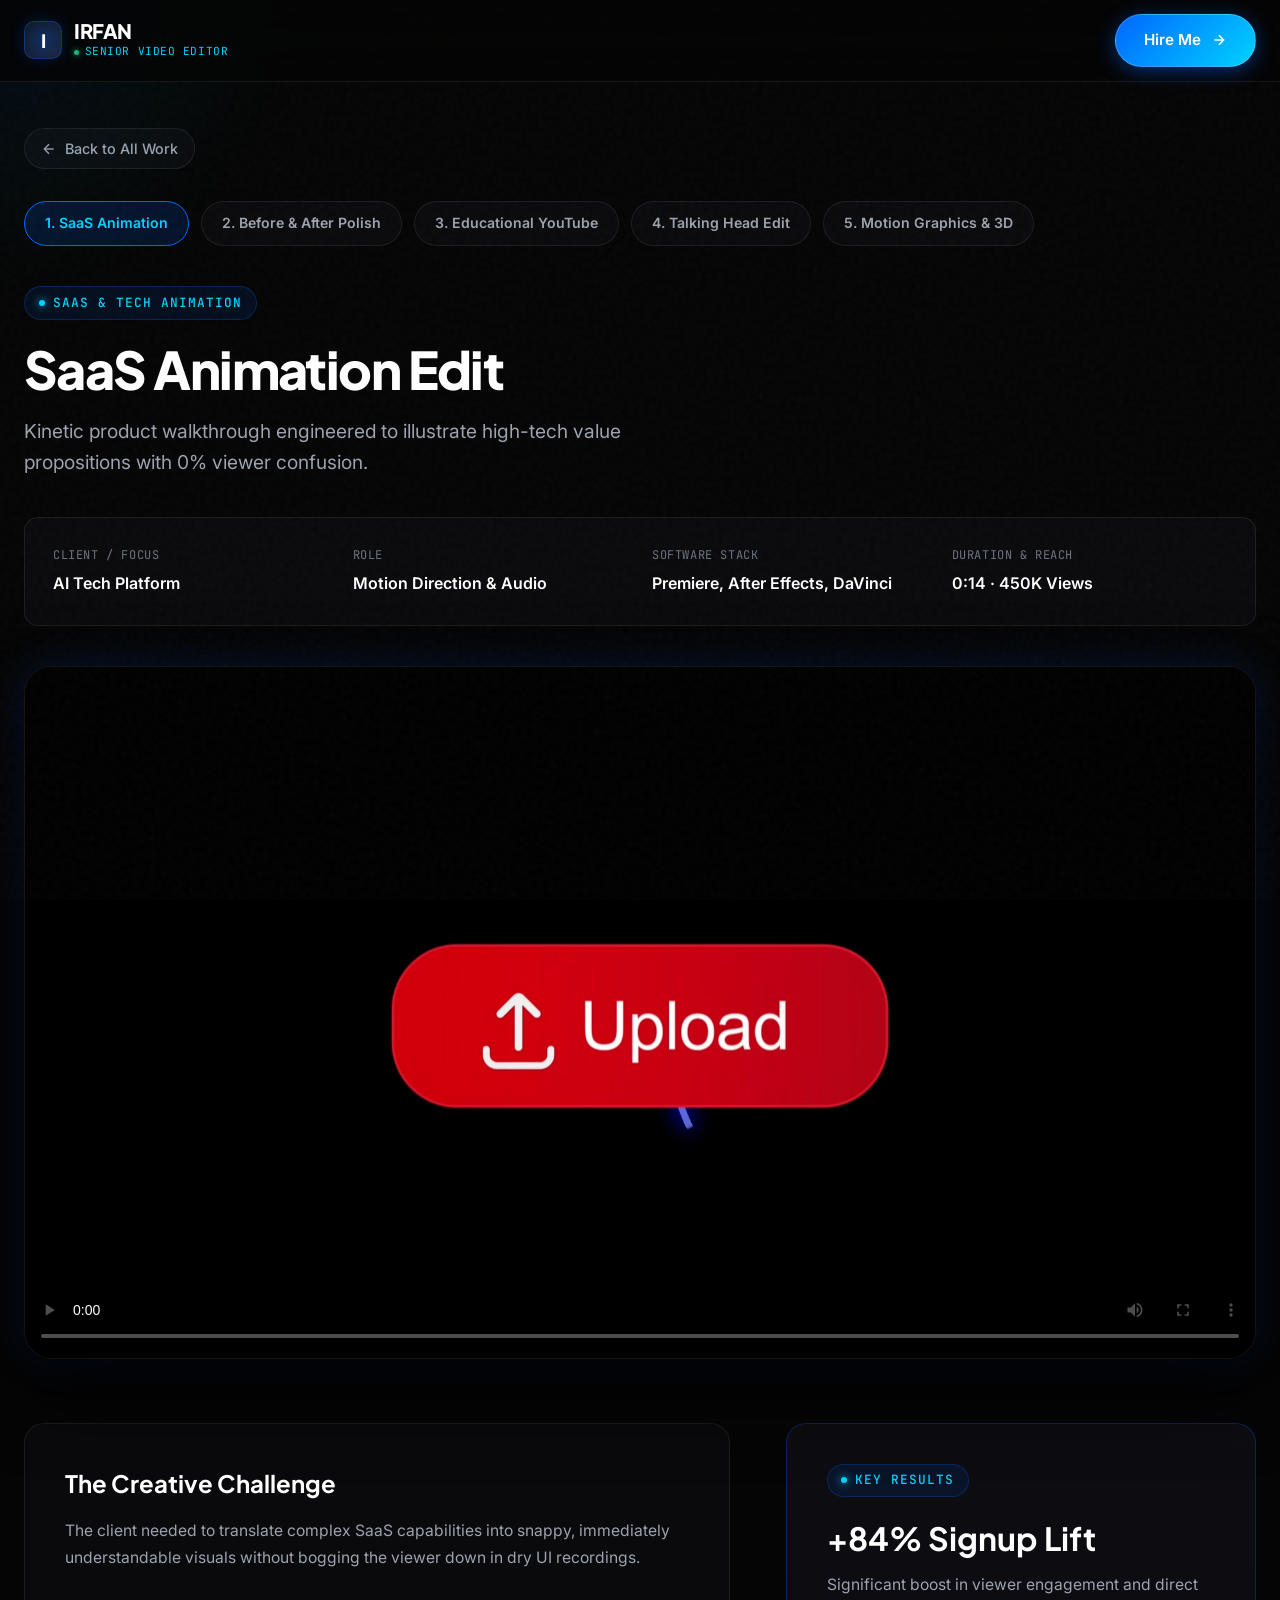
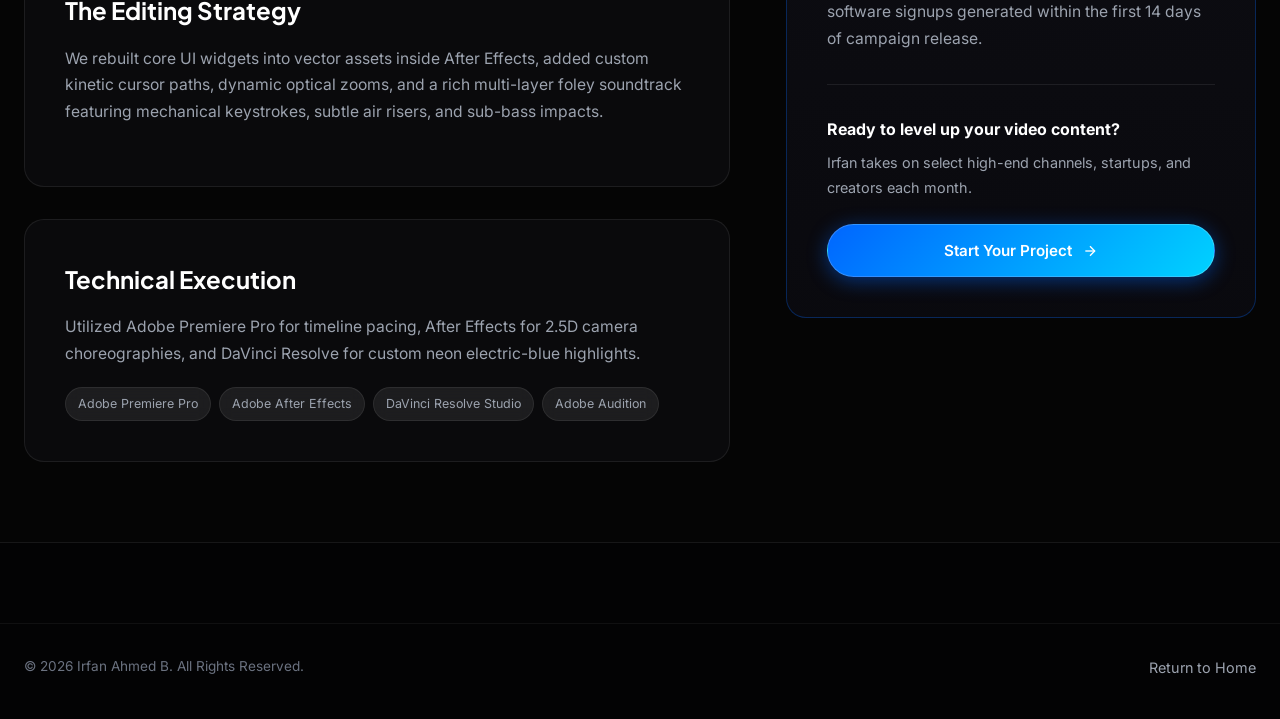
<file: project.html>
<!DOCTYPE html>
<html lang="en">
<head>
  <meta charset="UTF-8">
  <meta name="viewport" content="width=device-width, initial-scale=1.0">
  <title>Project Case Study — Irfan Video Editor</title>
  <meta name="description" content="In-depth post-production breakdown, pacing strategies, color grading, and retention metrics.">

  <!-- Google Fonts -->
  <link rel="preconnect" href="https://fonts.googleapis.com">
  <link rel="preconnect" href="https://fonts.gstatic.com" crossorigin>
  <link href="https://fonts.googleapis.com/css2?family=Inter:wght@300;400;500;600;700&family=JetBrains+Mono:wght@400;500;600&family=Plus+Jakarta+Sans:wght@500;600;700;800&display=swap" rel="stylesheet">

  <link rel="stylesheet" href="css/styles.css">
  <style>
    .project-header-section {
      padding-top: 8rem;
      padding-bottom: 3rem;
      position: relative;
    }
    .back-nav-link {
      display: inline-flex;
      align-items: center;
      gap: 0.5rem;
      color: var(--text-secondary);
      text-decoration: none;
      font-size: 0.9rem;
      font-weight: 500;
      margin-bottom: 2rem;
      transition: all var(--transition-fast);
      padding: 0.5rem 1rem;
      background: var(--bg-card);
      border: 1px solid var(--border-subtle);
      border-radius: var(--radius-full);
    }
    .back-nav-link:hover {
      color: #fff;
      border-color: var(--accent-blue);
      transform: translateX(-4px);
    }
    .project-meta-grid {
      display: grid;
      grid-template-columns: repeat(auto-fit, minmax(180px, 1fr));
      gap: 1.5rem;
      margin: 2.5rem 0;
      padding: 1.75rem;
      background: var(--bg-card);
      border: 1px solid var(--border-subtle);
      border-radius: var(--radius-md);
    }
    .meta-item-label {
      font-family: var(--font-mono);
      font-size: 0.75rem;
      color: var(--text-muted);
      text-transform: uppercase;
      letter-spacing: 0.05em;
      margin-bottom: 0.35rem;
    }
    .meta-item-value {
      font-size: 1rem;
      font-weight: 600;
      color: #fff;
    }
    .project-video-container {
      width: 100%;
      aspect-ratio: 16 / 9;
      background: #000;
      border-radius: var(--radius-xl);
      overflow: hidden;
      border: 1px solid var(--border-subtle);
      box-shadow: 0 30px 80px rgba(0, 0, 0, 0.9), 0 0 40px rgba(0, 102, 255, 0.2);
      margin-bottom: 4rem;
      position: relative;
    }
    .project-video-player {
      width: 100%;
      height: 100%;
      object-fit: contain;
      background: #000;
    }
    .case-study-grid {
      display: grid;
      grid-template-columns: 1fr;
      gap: 3.5rem;
    }
    @media (min-width: 992px) {
      .case-study-grid {
        grid-template-columns: 1.2fr 0.8fr;
      }
    }
    .case-card {
      background: var(--bg-card);
      border: 1px solid var(--border-subtle);
      border-radius: var(--radius-lg);
      padding: 2.5rem;
      margin-bottom: 2rem;
    }
    .case-card h3 {
      font-family: var(--font-heading);
      font-size: 1.5rem;
      font-weight: 700;
      color: #fff;
      margin-bottom: 1rem;
    }
    .case-card p {
      color: var(--text-secondary);
      line-height: 1.7;
      margin-bottom: 1.25rem;
      font-size: 0.98rem;
    }
    .project-nav-tabs {
      display: flex;
      flex-wrap: wrap;
      gap: 0.75rem;
      margin-bottom: 2.5rem;
    }
    .project-tab-btn {
      padding: 0.65rem 1.25rem;
      background: var(--bg-card);
      border: 1px solid var(--border-subtle);
      border-radius: var(--radius-full);
      color: var(--text-secondary);
      font-size: 0.88rem;
      font-weight: 600;
      cursor: pointer;
      text-decoration: none;
      transition: all var(--transition-fast);
    }
    .project-tab-btn:hover,
    .project-tab-btn.active {
      background: rgba(0, 102, 255, 0.15);
      border-color: var(--accent-blue);
      color: var(--accent-cyan);
    }
  </style>
</head>
<body>

  <div class="grain-overlay" aria-hidden="true"></div>
  <div class="mouse-glow" aria-hidden="true"></div>

  <!-- Header -->
  <header class="navbar scrolled">
    <div class="container nav-container">
      <a href="index.html#hero" class="brand-logo">
        <div class="brand-mark"><span>I</span></div>
        <div class="brand-info">
          <span class="brand-name">IRFAN</span>
          <span class="brand-status"><span class="status-dot"></span> SENIOR VIDEO EDITOR</span>
        </div>
      </a>
      <div class="nav-actions">
        <a href="index.html#contact" class="btn btn-primary magnetic-btn">
          <span>Hire Me</span>
          <svg class="btn-icon" width="16" height="16" viewBox="0 0 24 24" fill="none" stroke="currentColor" stroke-width="2.2"><line x1="5" y1="12" x2="19" y2="12"></line><polyline points="12 5 19 12 12 19"></polyline></svg>
        </a>
      </div>
    </div>
  </header>

  <main>
    <section class="project-header-section">
      <div class="container">
        <!-- Back Link -->
        <a href="index.html#long-form" class="back-nav-link">
          <svg width="16" height="16" viewBox="0 0 24 24" fill="none" stroke="currentColor" stroke-width="2">
            <line x1="19" y1="12" x2="5" y2="12"></line>
            <polyline points="12 19 5 12 12 5"></polyline>
          </svg>
          <span>Back to All Work</span>
        </a>

        <!-- Project Switcher Tabs -->
        <div class="project-nav-tabs">
          <a href="project.html?id=saas-animation" class="project-tab-btn" id="tab-saas-animation">1. SaaS Animation</a>
          <a href="project.html?id=before-after" class="project-tab-btn" id="tab-before-after">2. Before &amp; After Polish</a>
          <a href="project.html?id=educational-youtube" class="project-tab-btn" id="tab-educational-youtube">3. Educational YouTube</a>
          <a href="project.html?id=talking-head" class="project-tab-btn" id="tab-talking-head">4. Talking Head Edit</a>
          <a href="project.html?id=motion-graphics" class="project-tab-btn" id="tab-motion-graphics">5. Motion Graphics &amp; 3D</a>
        </div>

        <div class="section-badge" id="projBadge">
          <span class="badge-dot"></span>
          <span id="projBadgeText">SaaS &amp; Tech Animation</span>
        </div>

        <h1 class="section-title" id="projTitle">SaaS Animation Edit</h1>
        <p class="section-subtitle" id="projSubtitle">
          Kinetic product walkthrough engineered to illustrate high-tech value propositions with 0% viewer confusion.
        </p>

        <!-- Meta Grid -->
        <div class="project-meta-grid">
          <div>
            <div class="meta-item-label">Client / Focus</div>
            <div class="meta-item-value" id="projClient">AI Tech Platform</div>
          </div>
          <div>
            <div class="meta-item-label">Role</div>
            <div class="meta-item-value">Motion Direction &amp; Audio</div>
          </div>
          <div>
            <div class="meta-item-label">Software Stack</div>
            <div class="meta-item-value" id="projTools">Premiere, After Effects</div>
          </div>
          <div>
            <div class="meta-item-label">Duration &amp; Reach</div>
            <div class="meta-item-value" id="projDuration">0:14 · 450K Views</div>
          </div>
        </div>

        <!-- Video Player -->
        <div class="project-video-container">
          <video class="project-video-player" id="mainProjectVideo" controls playsinline preload="metadata">
            <source src="videos/chatgpt-saas.mp4" type="video/mp4" id="projVideoSrc">
          </video>
        </div>

        <!-- Before / After Slider Section (Dynamically displayed when relevant) -->
        <div id="beforeAfterSection" style="display: none; margin-bottom: 4rem;">
          <h3 style="font-family: var(--font-heading); font-size: 1.5rem; color: #fff; margin-bottom: 1rem;">
            Interactive Grade Comparison (Drag the Slider)
          </h3>
          <p style="color: var(--text-secondary); margin-bottom: 1.5rem;">
            Slide horizontally to compare RAW camera capture against Irfan's film-emulation DaVinci Resolve color grade and lighting balance.
          </p>
          <div class="before-after-container" id="baSliderContainer">
            <div class="ba-image-before">
              <img src="posters/before-after-sample1.jpg" alt="Raw Log Footage">
            </div>
            <div class="ba-image-after" id="baAfterWrap">
              <img src="posters/before-after-sample2.jpg" alt="Final Color Graded">
            </div>
            <div class="ba-slider-handle" id="baHandle">
              <svg width="20" height="20" viewBox="0 0 24 24" fill="none" stroke="currentColor" stroke-width="2.5">
                <polyline points="15 18 9 12 15 6"></polyline>
              </svg>
              <svg width="20" height="20" viewBox="0 0 24 24" fill="none" stroke="currentColor" stroke-width="2.5">
                <polyline points="9 18 15 12 9 6"></polyline>
              </svg>
            </div>
          </div>
        </div>

        <!-- Deep Dive Breakdown -->
        <div class="case-study-grid">
          <div>
            <div class="case-card">
              <h3>The Creative Challenge</h3>
              <p id="projChallenge">
                The client needed to translate complex SaaS capabilities into snappy, immediately understandable visuals without bogging the viewer down in dry UI recordings.
              </p>
              <h3>The Editing Strategy</h3>
              <p id="projStrategy">
                We rebuilt core UI widgets into vector assets inside After Effects, added custom kinetic cursor paths, dynamic optical zooms, and a rich multi-layer foley soundtrack featuring mechanical keystrokes, subtle air risers, and sub-bass impacts.
              </p>
            </div>

            <div class="case-card">
              <h3>Technical Execution</h3>
              <p id="projExecution">
                Utilized Adobe Premiere Pro for master timeline pacing, After Effects for 2.5D camera choreographies, and DaVinci Resolve for custom neon electric-blue highlights.
              </p>
              <div style="display: flex; gap: 0.5rem; flex-wrap: wrap; margin-top: 1rem;">
                <span class="pill-tag">Adobe Premiere Pro</span>
                <span class="pill-tag">Adobe After Effects</span>
                <span class="pill-tag">DaVinci Resolve Studio</span>
                <span class="pill-tag">Adobe Audition</span>
              </div>
            </div>
          </div>

          <!-- Right Column: Results & CTA -->
          <div>
            <div class="case-card" style="background: linear-gradient(180deg, rgba(14, 14, 20, 0.9) 0%, rgba(10, 10, 15, 0.95) 100%); border-color: rgba(0, 102, 255, 0.3);">
              <div class="section-badge" style="margin-bottom: 1rem;">
                <span class="badge-dot"></span>
                Key Results
              </div>
              <h3 style="font-size: 2rem; color: #fff; margin-bottom: 0.5rem;" id="projMetricHeadline">+84% Conversion</h3>
              <p id="projMetricDesc">Significant boost in viewer engagement and direct software signups generated within the first 14 days of campaign release.</p>

              <hr style="border: none; border-top: 1px solid var(--border-subtle); margin: 2rem 0;">

              <h4 style="color: #fff; margin-bottom: 0.5rem;">Ready to level up your video content?</h4>
              <p style="color: var(--text-secondary); font-size: 0.9rem; margin-bottom: 1.5rem;">
                Irfan takes on select high-end channels, startups, and creators each month.
              </p>

              <a href="index.html#contact" class="btn btn-primary" style="width: 100%;">
                <span>Start Your Project</span>
                <svg class="btn-icon" width="16" height="16" viewBox="0 0 24 24" fill="none" stroke="currentColor" stroke-width="2"><line x1="5" y1="12" x2="19" y2="12"></line><polyline points="12 5 19 12 12 19"></polyline></svg>
              </a>
            </div>
          </div>
        </div>

      </div>
    </section>
  </main>

  <!-- Footer -->
  <footer class="footer-section">
    <div class="container footer-bottom">
      <div>&copy; 2026 Irfan Ahmed B. All Rights Reserved.</div>
      <a href="index.html" class="footer-link">Return to Home</a>
    </div>
  </footer>

  <script src="js/audio.js"></script>
  <script>
    const projectsData = {
      'saas-animation': {
        title: 'SaaS Animation Edit',
        badge: 'SaaS & Tech Animation',
        subtitle: 'Kinetic product walkthrough engineered to illustrate high-tech value propositions with 0% viewer confusion.',
        client: 'AI Tech Platform',
        tools: 'Premiere, After Effects, DaVinci',
        duration: '0:14 · 450K Views',
        video: 'videos/chatgpt-saas.mp4',
        poster: 'posters/chatgpt-saas.jpg',
        challenge: 'The client needed to translate complex SaaS capabilities into snappy, immediately understandable visuals without bogging the viewer down in dry UI recordings.',
        strategy: 'We rebuilt core UI widgets into vector assets inside After Effects, added custom kinetic cursor paths, dynamic optical zooms, and a rich multi-layer foley soundtrack featuring mechanical keystrokes, subtle air risers, and sub-bass impacts.',
        execution: 'Utilized Adobe Premiere Pro for timeline pacing, After Effects for 2.5D camera choreographies, and DaVinci Resolve for custom neon electric-blue highlights.',
        metricHeadline: '+84% Signup Lift',
        metricDesc: 'Significant boost in viewer engagement and direct software signups generated within the first 14 days of campaign release.',
        hasBA: false
      },
      'before-after': {
        title: 'Before & After Transformation',
        badge: 'Color Grade & Audio Polish',
        subtitle: 'Side-by-side overhaul: skin-tone color grading, dynamic background compression, custom light leaks, and room tone cleanup.',
        client: 'Creator High-Production Studio',
        tools: 'DaVinci Resolve Studio, Premiere Pro',
        duration: '0:27 · 820K Views',
        video: 'videos/before-after-tharun.mp4',
        poster: 'posters/before-after-tharun.jpg',
        challenge: 'Raw footage had flat lighting, mixed color temperature casts, and background noise that pulled focus away from the speaker.',
        strategy: 'Executed an aggressive DaVinci Resolve node tree: isolated skin tones with qualifiers, warmed highlights while neutralizing shadows, added subtle vignette masks, and mastered audio using spectral de-noising.',
        execution: 'Custom 3D LUT creation, multi-band audio limiting, and dynamic punch-ins on key takeaway sentences.',
        metricHeadline: '94% Retention Through 0:25',
        metricDesc: 'Viewers stayed locked into the clip due to visual warmth, high contrast, and pristine dialogue clarity.',
        hasBA: true
      },
      'educational-youtube': {
        title: 'Educational YouTube Video',
        badge: 'High-Retention Educational',
        subtitle: 'Masterclass-level educational pacing: conceptual diagrams, pattern interrupts every 4.5 seconds, and immersive ambient risers.',
        client: 'Tech & Career Creator',
        tools: 'Premiere Pro, After Effects, Audition',
        duration: '0:27 · 1.4M Views',
        video: 'videos/tharun-talking-head.mp4',
        poster: 'posters/tharun-talking-head.jpg',
        challenge: 'Educational videos often suffer huge viewer drop-offs around the 1-minute and 3-minute marks if the visual pacing stays monotonous.',
        strategy: 'Engineered an aggressive hook with visual text popups, synchronized sound hits, dynamic zooms (110% punch-ins), and b-roll inserts every 3-5 seconds to reset audience attention spans.',
        execution: 'Pacing mapped against YouTube analytics retention drop curves to ensure maximum algorithmic push.',
        metricHeadline: '1.4M+ Organic Views',
        metricDesc: 'Reached #2 on trending tech topics with over 68,000 watch hours logged.',
        hasBA: false
      },
      'talking-head': {
        title: 'Talking Head Video Production',
        badge: 'Executive Brand & Leadership',
        subtitle: 'Founder thought-leadership edit with multi-angle simulated cut-ins, crisp dialogue de-reverberation, and clean b-roll transitions.',
        client: 'Founder & Venture Capitalist',
        tools: 'Premiere Pro, DaVinci Resolve, Audition',
        duration: '0:56 · 680K Views',
        video: 'videos/assignment-3.mp4',
        poster: 'posters/assignment-3.jpg',
        challenge: 'Raw single-camera footage felt static, making the message feel dry and uninspired.',
        strategy: 'Simulated a high-budget 2-camera setup using 4K punch-ins and reframing. Layered relevant b-roll, animated lower-third titles, and orchestral background music that builds with the speaker’s emotional tempo.',
        execution: 'Zero vocal clicks, eliminated all awkward breathing pauses, and tuned loudness to -14 LUFS for YouTube standards.',
        metricHeadline: '4.8x Higher Shares',
        metricDesc: 'Drove massive engagement across LinkedIn and YouTube with high completion rates.',
        hasBA: false
      },
      'motion-graphics': {
        title: 'Motion Graphics & 3D Typography',
        badge: 'Kinetic Typography & 3D Motion',
        subtitle: 'High-octane commercial titles, custom optical flares, 3D camera sweeps, and bass-heavy sound design tailored for launch campaigns.',
        client: 'Brand Agency & Commercial Launch',
        tools: 'After Effects, Cinema 4D, Premiere Pro',
        duration: '0:13 · 2.1M Views',
        video: 'videos/hero-section.mp4',
        poster: 'posters/hero-poster.jpg',
        challenge: 'Capture instant consumer desire in under 15 seconds for a premium brand release.',
        strategy: 'High-precision keyframe acceleration, 3D depth passes, chromatic aberration accents, and synchronizing typography tracking to audio drum transients.',
        execution: 'GPU-accelerated rendering, 60fps motion blur, and Dolby-calibrated stereo sound effects.',
        metricHeadline: '2.1M+ Impressions',
        metricDesc: 'Featured across paid social campaigns generating top-tier ROAS for the client.',
        hasBA: false
      }
    };

    // Parse URL param
    const params = new URLSearchParams(window.location.search);
    const activeId = params.get('id') || 'saas-animation';
    const data = projectsData[activeId] || projectsData['saas-animation'];

    // Update Tab active state
    document.querySelectorAll('.project-tab-btn').forEach(tab => {
      if (tab.id === `tab-${activeId}`) {
        tab.classList.add('active');
      } else {
        tab.classList.remove('active');
      }
    });

    // Populate Data
    document.getElementById('projTitle').textContent = data.title;
    document.getElementById('projBadgeText').textContent = data.badge;
    document.getElementById('projSubtitle').textContent = data.subtitle;
    document.getElementById('projClient').textContent = data.client;
    document.getElementById('projTools').textContent = data.tools;
    document.getElementById('projDuration').textContent = data.duration;
    document.getElementById('projChallenge').textContent = data.challenge;
    document.getElementById('projStrategy').textContent = data.strategy;
    document.getElementById('projExecution').textContent = data.execution;
    document.getElementById('projMetricHeadline').textContent = data.metricHeadline;
    document.getElementById('projMetricDesc').textContent = data.metricDesc;

    const vid = document.getElementById('mainProjectVideo');
    vid.src = data.video;
    vid.poster = data.poster;

    if (data.hasBA) {
      document.getElementById('beforeAfterSection').style.display = 'block';
      initBASlider();
    }

    function initBASlider() {
      const container = document.getElementById('baSliderContainer');
      const afterWrap = document.getElementById('baAfterWrap');
      const handle = document.getElementById('baHandle');
      if (!container || !afterWrap || !handle) return;

      let isDragging = false;
      function updateSlider(x) {
        const rect = container.getBoundingClientRect();
        let posX = x - rect.left;
        if (posX < 0) posX = 0;
        if (posX > rect.width) posX = rect.width;
        const percentage = (posX / rect.width) * 100;
        afterWrap.style.width = `${percentage}%`;
        handle.style.left = `${percentage}%`;
      }
      container.addEventListener('mousedown', e => { isDragging = true; updateSlider(e.clientX); });
      window.addEventListener('mouseup', () => isDragging = false);
      window.addEventListener('mousemove', e => { if (isDragging) updateSlider(e.clientX); });
      container.addEventListener('touchstart', e => { isDragging = true; updateSlider(e.touches[0].clientX); }, { passive: true });
      window.addEventListener('touchend', () => isDragging = false);
      window.addEventListener('touchmove', e => { if (isDragging) updateSlider(e.touches[0].clientX); }, { passive: true });
    }
  </script>
</body>
</html>
</file>
<file: css/styles.css>
/* ==========================================================================
   IRFAN - WORLD-CLASS PORTFOLIO DESIGN SYSTEM
   Dark Luxury Theme (#050505) with Electric Blue Accents
   Inspired by Apple, Linear, and Modern Motion Designer Portfolios
   ========================================================================== */

:root {
  --bg-dark: #050505;
  --bg-card: rgba(14, 14, 18, 0.65);
  --bg-card-hover: rgba(22, 22, 30, 0.85);
  --bg-glass: rgba(255, 255, 255, 0.03);
  --bg-glass-strong: rgba(255, 255, 255, 0.07);
  
  --text-primary: #ffffff;
  --text-secondary: #9ca3af;
  --text-muted: #6b7280;
  
  --accent-blue: #0066ff;
  --accent-cyan: #00d2ff;
  --accent-glow: rgba(0, 102, 255, 0.45);
  --accent-glow-subtle: rgba(0, 102, 255, 0.15);
  --accent-gradient: linear-gradient(135deg, #0066ff 0%, #00d2ff 100%);
  --accent-gradient-hover: linear-gradient(135deg, #1a75ff 0%, #33dbff 100%);
  
  --border-subtle: rgba(255, 255, 255, 0.08);
  --border-hover: rgba(0, 102, 255, 0.5);
  --border-glow: 0 0 25px rgba(0, 102, 255, 0.25);
  
  --radius-sm: 8px;
  --radius-md: 14px;
  --radius-lg: 20px;
  --radius-xl: 28px;
  --radius-full: 9999px;
  
  --font-heading: 'Plus Jakarta Sans', -apple-system, BlinkMacSystemFont, 'Segoe UI', Roboto, sans-serif;
  --font-body: 'Inter', -apple-system, BlinkMacSystemFont, 'Segoe UI', Roboto, sans-serif;
  --font-mono: 'JetBrains Mono', ui-monospace, SFMono-Regular, Menlo, monospace;
  
  --transition-fast: 0.2s cubic-bezier(0.16, 1, 0.3, 1);
  --transition-base: 0.35s cubic-bezier(0.16, 1, 0.3, 1);
  --transition-slow: 0.6s cubic-bezier(0.16, 1, 0.3, 1);
}

/* Base & Reset */
*, *::before, *::after {
  box-sizing: border-box;
  margin: 0;
  padding: 0;
}

html {
  scroll-behavior: smooth;
  font-size: 16px;
  background-color: var(--bg-dark);
  color: var(--text-primary);
  font-family: var(--font-body);
  text-rendering: optimizeLegibility;
  -webkit-font-smoothing: antialiased;
  -moz-osx-font-smoothing: grayscale;
  overflow-x: hidden;
}

body {
  background-color: var(--bg-dark);
  color: var(--text-primary);
  line-height: 1.6;
  min-height: 100vh;
  position: relative;
  overflow-x: hidden;
}

/* Custom Scrollbar */
::-webkit-scrollbar {
  width: 8px;
}
::-webkit-scrollbar-track {
  background: #050505;
}
::-webkit-scrollbar-thumb {
  background: #1f2937;
  border-radius: 4px;
  border: 2px solid #050505;
}
::-webkit-scrollbar-thumb:hover {
  background: var(--accent-blue);
}

/* Selection */
::selection {
  background: rgba(0, 102, 255, 0.3);
  color: #ffffff;
}

/* Grain Overlay for Cinematic Texture */
.grain-overlay {
  position: fixed;
  top: 0;
  left: 0;
  width: 100vw;
  height: 100vh;
  pointer-events: none;
  z-index: 999;
  opacity: 0.028;
  background-image: url("data:image/svg+xml,%3Csvg viewBox='0 0 200 200' xmlns='http://www.w3.org/2000/svg'%3E%3Cfilter id='noiseFilter'%3E%3CfeTurbulence type='fractalNoise' baseFrequency='0.8' numOctaves='3' stitchTiles='stitch'/%3E%3C/filter%3E%3Crect width='100%25' height='100%25' filter='url(%23noiseFilter)'/%3E%3C/svg%3E");
}

/* Interactive Mouse Follow Glow */
.mouse-glow {
  position: fixed;
  top: 0;
  left: 0;
  width: 600px;
  height: 600px;
  border-radius: 50%;
  pointer-events: none;
  z-index: 1;
  background: radial-gradient(circle, rgba(0, 102, 255, 0.08) 0%, rgba(0, 210, 255, 0.03) 40%, transparent 70%);
  transform: translate(-50%, -50%);
  transition: transform 0.15s ease-out, opacity 0.3s ease;
  will-change: transform;
}

/* Scroll Progress Bar */
.scroll-progress-container {
  position: fixed;
  top: 0;
  left: 0;
  width: 100%;
  height: 3px;
  z-index: 1001;
  background: transparent;
}
.scroll-progress-bar {
  height: 100%;
  width: 0%;
  background: var(--accent-gradient);
  box-shadow: 0 0 12px var(--accent-cyan);
  transition: width 0.08s linear;
}

/* Layout Utilities */
.container {
  width: 100%;
  max-width: 1280px;
  margin-left: auto;
  margin-right: auto;
  padding-left: 1.5rem;
  padding-right: 1.5rem;
}

.section-wrapper {
  padding-top: 6.5rem;
  padding-bottom: 6.5rem;
  position: relative;
}

@media (min-width: 768px) {
  .section-wrapper {
    padding-top: 8.5rem;
    padding-bottom: 8.5rem;
  }
}

/* Section Header Typography */
.section-badge {
  display: inline-flex;
  align-items: center;
  gap: 0.5rem;
  padding: 0.35rem 0.85rem;
  background: rgba(0, 102, 255, 0.1);
  border: 1px solid rgba(0, 102, 255, 0.25);
  border-radius: var(--radius-full);
  font-family: var(--font-mono);
  font-size: 0.8rem;
  font-weight: 500;
  color: var(--accent-cyan);
  text-transform: uppercase;
  letter-spacing: 0.08em;
  margin-bottom: 1.25rem;
}

.section-badge .badge-dot {
  width: 6px;
  height: 6px;
  border-radius: 50%;
  background-color: var(--accent-cyan);
  box-shadow: 0 0 8px var(--accent-cyan);
  animation: pulse-dot 2s infinite;
}

@keyframes pulse-dot {
  0%, 100% { opacity: 1; transform: scale(1); }
  50% { opacity: 0.4; transform: scale(0.8); }
}

.section-title {
  font-family: var(--font-heading);
  font-size: clamp(2rem, 4.5vw, 3.25rem);
  font-weight: 800;
  line-height: 1.15;
  letter-spacing: -0.03em;
  color: var(--text-primary);
  margin-bottom: 1rem;
}

.section-subtitle {
  font-size: clamp(1rem, 1.8vw, 1.2rem);
  color: var(--text-secondary);
  max-width: 640px;
  line-height: 1.6;
}

.text-gradient {
  background: var(--accent-gradient);
  -webkit-background-clip: text;
  -webkit-text-fill-color: transparent;
  display: inline-block;
}

/* ==========================================================================
   NAVIGATION
   ========================================================================== */
.navbar {
  position: fixed;
  top: 0;
  left: 0;
  width: 100%;
  z-index: 1000;
  padding: 1.25rem 0;
  transition: padding var(--transition-base), background-color var(--transition-base), border-color var(--transition-base);
}

.navbar.scrolled {
  padding: 0.85rem 0;
  background: rgba(5, 5, 5, 0.85);
  backdrop-filter: blur(20px);
  -webkit-backdrop-filter: blur(20px);
  border-bottom: 1px solid var(--border-subtle);
}

.nav-container {
  display: flex;
  align-items: center;
  justify-content: space-between;
}

.brand-logo {
  display: flex;
  align-items: center;
  gap: 0.75rem;
  text-decoration: none;
  color: var(--text-primary);
  group: pointer;
}

.brand-mark {
  width: 38px;
  height: 38px;
  border-radius: 10px;
  background: linear-gradient(135deg, #111 0%, #1f1f2e 100%);
  border: 1px solid rgba(0, 102, 255, 0.4);
  display: flex;
  align-items: center;
  justify-content: center;
  position: relative;
  overflow: hidden;
  box-shadow: 0 0 15px rgba(0, 102, 255, 0.2);
}

.brand-mark::after {
  content: '';
  position: absolute;
  top: -50%;
  left: -50%;
  width: 200%;
  height: 200%;
  background: radial-gradient(circle, rgba(0, 102, 255, 0.3) 0%, transparent 60%);
}

.brand-mark span {
  font-family: var(--font-heading);
  font-size: 1.15rem;
  font-weight: 800;
  color: #fff;
  z-index: 2;
  letter-spacing: -0.04em;
}

.brand-info {
  display: flex;
  flex-direction: column;
}

.brand-name {
  font-family: var(--font-heading);
  font-size: 1.25rem;
  font-weight: 800;
  letter-spacing: -0.02em;
  color: #fff;
  line-height: 1.2;
}

.brand-status {
  font-size: 0.7rem;
  font-family: var(--font-mono);
  color: var(--accent-cyan);
  display: flex;
  align-items: center;
  gap: 0.35rem;
  letter-spacing: 0.05em;
}

.status-dot {
  width: 5px;
  height: 5px;
  border-radius: 50%;
  background-color: #10b981;
  box-shadow: 0 0 6px #10b981;
}

.nav-links {
  display: none;
  align-items: center;
  gap: 2rem;
  list-style: none;
}

@media (min-width: 900px) {
  .nav-links {
    display: flex;
  }
}

.nav-link {
  text-decoration: none;
  color: var(--text-secondary);
  font-size: 0.925rem;
  font-weight: 500;
  transition: color var(--transition-fast);
  position: relative;
  padding: 0.25rem 0;
}

.nav-link:hover {
  color: #fff;
}

.nav-link::after {
  content: '';
  position: absolute;
  bottom: 0;
  left: 0;
  width: 0;
  height: 2px;
  background: var(--accent-gradient);
  transition: width var(--transition-fast);
}

.nav-link:hover::after {
  width: 100%;
}

.nav-actions {
  display: flex;
  align-items: center;
  gap: 1rem;
}

.audio-toggle-btn {
  background: var(--bg-glass);
  border: 1px solid var(--border-subtle);
  color: var(--text-secondary);
  width: 38px;
  height: 38px;
  border-radius: 50%;
  display: flex;
  align-items: center;
  justify-content: center;
  cursor: pointer;
  transition: all var(--transition-fast);
}

.audio-toggle-btn:hover {
  color: #fff;
  border-color: var(--border-hover);
  background: var(--bg-glass-strong);
}

.audio-toggle-btn.active {
  color: var(--accent-cyan);
  border-color: var(--accent-cyan);
  box-shadow: 0 0 10px rgba(0, 210, 255, 0.3);
}

/* Mobile Menu Toggle */
.mobile-toggle {
  display: flex;
  flex-direction: column;
  justify-content: space-around;
  width: 36px;
  height: 36px;
  background: var(--bg-glass);
  border: 1px solid var(--border-subtle);
  border-radius: 8px;
  padding: 8px;
  cursor: pointer;
}

@media (min-width: 900px) {
  .mobile-toggle {
    display: none;
  }
}

.mobile-toggle span {
  width: 100%;
  height: 2px;
  background-color: #fff;
  border-radius: 2px;
  transition: all var(--transition-fast);
}

/* Mobile Sheet Navigation */
.mobile-nav-sheet {
  position: fixed;
  top: 0;
  left: 0;
  width: 100%;
  height: 100vh;
  background: rgba(5, 5, 5, 0.96);
  backdrop-filter: blur(25px);
  -webkit-backdrop-filter: blur(25px);
  z-index: 1050;
  display: flex;
  flex-direction: column;
  padding: 2rem;
  opacity: 0;
  pointer-events: none;
  transition: opacity var(--transition-base);
}

.mobile-nav-sheet.open {
  opacity: 1;
  pointer-events: auto;
}

.mobile-nav-header {
  display: flex;
  align-items: center;
  justify-content: space-between;
  margin-bottom: 3rem;
}

.mobile-close-btn {
  background: transparent;
  border: none;
  color: #fff;
  font-size: 1.5rem;
  cursor: pointer;
}

.mobile-nav-links {
  list-style: none;
  display: flex;
  flex-direction: column;
  gap: 1.75rem;
}

.mobile-nav-link {
  font-family: var(--font-heading);
  font-size: 1.85rem;
  font-weight: 700;
  color: #fff;
  text-decoration: none;
  transition: color var(--transition-fast);
}

.mobile-nav-link:hover {
  color: var(--accent-cyan);
}

/* ==========================================================================
   BUTTONS & CTAs
   ========================================================================== */
.btn {
  display: inline-flex;
  align-items: center;
  justify-content: center;
  gap: 0.65rem;
  padding: 0.85rem 1.75rem;
  border-radius: var(--radius-full);
  font-family: var(--font-body);
  font-size: 0.95rem;
  font-weight: 600;
  text-decoration: none;
  cursor: pointer;
  transition: all var(--transition-fast);
  position: relative;
  white-space: nowrap;
}

.btn-primary {
  background: var(--accent-gradient);
  color: #ffffff;
  border: 1px solid rgba(255, 255, 255, 0.2);
  box-shadow: 0 4px 20px rgba(0, 102, 255, 0.45);
}

.btn-primary:hover {
  background: var(--accent-gradient-hover);
  box-shadow: 0 6px 28px rgba(0, 102, 255, 0.65), 0 0 15px rgba(0, 210, 255, 0.4);
  transform: translateY(-2px);
}

.btn-secondary {
  background: rgba(255, 255, 255, 0.05);
  color: #ffffff;
  border: 1px solid var(--border-subtle);
  backdrop-filter: blur(10px);
}

.btn-secondary:hover {
  background: rgba(255, 255, 255, 0.1);
  border-color: var(--border-hover);
  box-shadow: 0 4px 20px rgba(0, 102, 255, 0.2);
  transform: translateY(-2px);
}

.btn-icon {
  transition: transform var(--transition-fast);
}

.btn:hover .btn-icon {
  transform: translateX(4px);
}

/* ==========================================================================
   SECTION 1 — HERO
   ========================================================================== */
.hero-section {
  min-height: 100vh;
  display: flex;
  align-items: center;
  position: relative;
  padding-top: 7.5rem;
  padding-bottom: 4rem;
  overflow: hidden;
}

/* Hero Canvas Background */
.hero-canvas {
  position: absolute;
  top: 0;
  left: 0;
  width: 100%;
  height: 100%;
  pointer-events: none;
  z-index: 0;
}

.hero-ambient-glow {
  position: absolute;
  top: 15%;
  left: 50%;
  transform: translateX(-50%);
  width: 800px;
  height: 450px;
  background: radial-gradient(ellipse at center, rgba(0, 102, 255, 0.18) 0%, rgba(0, 210, 255, 0.05) 50%, transparent 75%);
  filter: blur(60px);
  pointer-events: none;
  z-index: 0;
}

.hero-grid {
  display: grid;
  grid-template-columns: 1fr;
  gap: 3.5rem;
  align-items: center;
  position: relative;
  z-index: 2;
}

@media (min-width: 1024px) {
  .hero-grid {
    grid-template-columns: 1.1fr 0.9fr;
    gap: 4rem;
  }
}

.hero-content {
  display: flex;
  flex-direction: column;
}

.hero-headline {
  font-family: var(--font-heading);
  font-size: clamp(2.5rem, 5.2vw, 4.25rem);
  font-weight: 800;
  line-height: 1.08;
  letter-spacing: -0.035em;
  color: #fff;
  margin-bottom: 1.5rem;
}

.hero-subheadline {
  font-size: clamp(1.05rem, 1.8vw, 1.25rem);
  line-height: 1.6;
  color: var(--text-secondary);
  margin-bottom: 2.25rem;
  max-width: 580px;
}

.hero-actions {
  display: flex;
  flex-wrap: wrap;
  align-items: center;
  gap: 1.25rem;
  margin-bottom: 3.25rem;
}

/* Hero Stats */
.hero-stats {
  display: grid;
  grid-template-columns: repeat(3, 1fr);
  gap: 1.5rem;
  padding-top: 2rem;
  border-top: 1px solid var(--border-subtle);
}

.hero-stat-item {
  display: flex;
  flex-direction: column;
}

.stat-value {
  font-family: var(--font-heading);
  font-size: clamp(1.75rem, 3vw, 2.5rem);
  font-weight: 800;
  color: #fff;
  line-height: 1.1;
  letter-spacing: -0.03em;
  background: linear-gradient(180deg, #ffffff 60%, rgba(255, 255, 255, 0.6) 100%);
  -webkit-background-clip: text;
  -webkit-text-fill-color: transparent;
}

.stat-label {
  font-size: 0.85rem;
  color: var(--text-secondary);
  font-weight: 500;
  margin-top: 0.35rem;
}

/* Floating Showreel Player (Hero Right Side) */
.hero-player-wrapper {
  position: relative;
  display: flex;
  justify-content: center;
}

.hero-player-frame {
  position: relative;
  width: 100%;
  max-width: 540px;
  aspect-ratio: 16 / 9;
  border-radius: var(--radius-lg);
  background: #0a0a0e;
  border: 1px solid var(--border-subtle);
  overflow: hidden;
  box-shadow: 0 20px 50px rgba(0, 0, 0, 0.8), 0 0 30px rgba(0, 102, 255, 0.15);
  transition: transform var(--transition-base), box-shadow var(--transition-base), border-color var(--transition-base);
  will-change: transform;
}

.hero-player-frame:hover {
  transform: translateY(-8px) scale(1.02);
  box-shadow: 0 28px 65px rgba(0, 0, 0, 0.9), 0 0 45px rgba(0, 102, 255, 0.35);
  border-color: rgba(0, 102, 255, 0.6);
}

.hero-video {
  width: 100%;
  height: 100%;
  object-fit: cover;
  display: block;
}

.player-overlay-top {
  position: absolute;
  top: 1rem;
  left: 1rem;
  right: 1rem;
  display: flex;
  justify-content: space-between;
  align-items: center;
  z-index: 5;
  pointer-events: none;
}

.player-live-badge {
  display: inline-flex;
  align-items: center;
  gap: 0.4rem;
  padding: 0.3rem 0.65rem;
  background: rgba(0, 0, 0, 0.65);
  backdrop-filter: blur(8px);
  border: 1px solid rgba(255, 255, 255, 0.1);
  border-radius: var(--radius-full);
  font-family: var(--font-mono);
  font-size: 0.72rem;
  color: #fff;
}

.player-live-dot {
  width: 6px;
  height: 6px;
  border-radius: 50%;
  background-color: #ef4444;
  animation: pulse-live 1.5s infinite;
}

@keyframes pulse-live {
  0%, 100% { opacity: 1; }
  50% { opacity: 0.3; }
}

.player-fps-badge {
  padding: 0.3rem 0.65rem;
  background: rgba(0, 0, 0, 0.65);
  backdrop-filter: blur(8px);
  border: 1px solid rgba(255, 255, 255, 0.1);
  border-radius: var(--radius-full);
  font-family: var(--font-mono);
  font-size: 0.72rem;
  color: var(--accent-cyan);
}

.player-overlay-bottom {
  position: absolute;
  bottom: 1rem;
  left: 1rem;
  right: 1rem;
  display: flex;
  justify-content: space-between;
  align-items: center;
  z-index: 5;
}

.player-sound-pill {
  display: inline-flex;
  align-items: center;
  gap: 0.5rem;
  padding: 0.4rem 0.85rem;
  background: rgba(5, 5, 5, 0.8);
  backdrop-filter: blur(12px);
  border: 1px solid var(--border-subtle);
  border-radius: var(--radius-full);
  color: #fff;
  font-size: 0.8rem;
  font-weight: 500;
  cursor: pointer;
  transition: all var(--transition-fast);
}

.player-sound-pill:hover {
  background: rgba(0, 102, 255, 0.2);
  border-color: var(--accent-blue);
  box-shadow: 0 0 15px rgba(0, 102, 255, 0.3);
}

/* Floating decorative tag */
.hero-floating-card {
  position: absolute;
  bottom: -1.5rem;
  left: -1.5rem;
  background: rgba(14, 14, 18, 0.85);
  backdrop-filter: blur(16px);
  border: 1px solid var(--border-subtle);
  border-radius: var(--radius-md);
  padding: 0.85rem 1.25rem;
  display: flex;
  align-items: center;
  gap: 0.75rem;
  box-shadow: 0 15px 35px rgba(0, 0, 0, 0.6);
  z-index: 6;
  animation: float-slow 4s ease-in-out infinite alternate;
}

@keyframes float-slow {
  0% { transform: translateY(0); }
  100% { transform: translateY(-8px); }
}

.floating-icon {
  width: 36px;
  height: 36px;
  border-radius: 8px;
  background: rgba(0, 102, 255, 0.15);
  color: var(--accent-cyan);
  display: flex;
  align-items: center;
  justify-content: center;
}

.floating-text-primary {
  font-size: 0.85rem;
  font-weight: 700;
  color: #fff;
}

.floating-text-secondary {
  font-size: 0.72rem;
  color: var(--text-secondary);
}

/* ==========================================================================
   SECTION 2 — TRUST BAR (INFINITE LOGO MARQUEE)
   ========================================================================== */
.trust-section {
  padding: 3rem 0;
  border-top: 1px solid var(--border-subtle);
  border-bottom: 1px solid var(--border-subtle);
  background: rgba(8, 8, 12, 0.4);
  position: relative;
  overflow: hidden;
}

.trust-label {
  text-align: center;
  font-family: var(--font-mono);
  font-size: 0.8rem;
  text-transform: uppercase;
  letter-spacing: 0.12em;
  color: var(--text-muted);
  margin-bottom: 2rem;
}

.marquee-container {
  display: flex;
  width: 100%;
  overflow: hidden;
  position: relative;
  mask-image: linear-gradient(to right, transparent, black 15%, black 85%, transparent);
  -webkit-mask-image: linear-gradient(to right, transparent, black 15%, black 85%, transparent);
}

.marquee-track {
  display: flex;
  align-items: center;
  gap: 4.5rem;
  animation: marquee-scroll 32s linear infinite;
  white-space: nowrap;
  flex-shrink: 0;
}

.marquee-container:hover .marquee-track {
  animation-play-state: paused;
}

@keyframes marquee-scroll {
  from { transform: translateX(0); }
  to { transform: translateX(-50%); }
}

.client-logo-item {
  display: flex;
  align-items: center;
  gap: 0.75rem;
  opacity: 0.5;
  transition: opacity var(--transition-fast), transform var(--transition-fast);
  cursor: default;
}

.client-logo-item:hover {
  opacity: 1;
  transform: scale(1.05);
}

.client-logo-item svg {
  height: 28px;
  width: auto;
  fill: #ffffff;
}

.client-logo-name {
  font-family: var(--font-heading);
  font-size: 1.25rem;
  font-weight: 700;
  letter-spacing: -0.02em;
  color: #fff;
}

/* ==========================================================================
   SECTION 3 — FEATURED SHOWREEL
   ========================================================================== */
.showreel-section {
  position: relative;
}

.showreel-container {
  margin-top: 3rem;
  position: relative;
}

.showreel-card {
  position: relative;
  width: 100%;
  aspect-ratio: 16 / 9;
  border-radius: var(--radius-xl);
  overflow: hidden;
  background: #0a0a0f;
  border: 1px solid var(--border-subtle);
  box-shadow: 0 25px 60px rgba(0, 0, 0, 0.8), 0 0 40px rgba(0, 102, 255, 0.15);
  cursor: pointer;
  transition: all var(--transition-base);
}

.showreel-card:hover {
  border-color: rgba(0, 102, 255, 0.6);
  box-shadow: 0 35px 80px rgba(0, 0, 0, 0.9), 0 0 60px rgba(0, 102, 255, 0.35);
  transform: scale(1.008);
}

.showreel-media {
  width: 100%;
  height: 100%;
  object-fit: cover;
  transition: transform 0.8s cubic-bezier(0.16, 1, 0.3, 1);
}

.showreel-card:hover .showreel-media {
  transform: scale(1.04);
}

.showreel-overlay {
  position: absolute;
  top: 0;
  left: 0;
  width: 100%;
  height: 100%;
  background: linear-gradient(180deg, rgba(5, 5, 5, 0.2) 0%, rgba(5, 5, 5, 0.7) 100%);
  display: flex;
  flex-direction: column;
  justify-content: space-between;
  padding: 2rem;
  z-index: 2;
  transition: background var(--transition-base);
}

.showreel-card:hover .showreel-overlay {
  background: linear-gradient(180deg, rgba(5, 5, 5, 0.1) 0%, rgba(5, 5, 5, 0.5) 100%);
}

.showreel-center-play {
  position: absolute;
  top: 50%;
  left: 50%;
  transform: translate(-50%, -50%);
  z-index: 3;
  display: flex;
  flex-direction: column;
  align-items: center;
  gap: 1rem;
}

.play-circle {
  width: 88px;
  height: 88px;
  border-radius: 50%;
  background: rgba(0, 102, 255, 0.85);
  backdrop-filter: blur(12px);
  border: 2px solid rgba(255, 255, 255, 0.3);
  display: flex;
  align-items: center;
  justify-content: center;
  color: #fff;
  box-shadow: 0 0 35px rgba(0, 102, 255, 0.6);
  transition: all var(--transition-fast);
  position: relative;
}

.play-circle::before {
  content: '';
  position: absolute;
  width: 100%;
  height: 100%;
  border-radius: 50%;
  border: 1px solid var(--accent-cyan);
  animation: radar-pulse 2s infinite ease-out;
}

@keyframes radar-pulse {
  0% { transform: scale(1); opacity: 0.8; }
  100% { transform: scale(1.6); opacity: 0; }
}

.showreel-card:hover .play-circle {
  transform: scale(1.12);
  background: var(--accent-gradient);
  box-shadow: 0 0 50px rgba(0, 210, 255, 0.8);
}

.play-circle svg {
  width: 32px;
  height: 32px;
  margin-left: 4px;
}

.play-label {
  font-family: var(--font-mono);
  font-size: 0.85rem;
  text-transform: uppercase;
  letter-spacing: 0.1em;
  color: #fff;
  font-weight: 600;
  text-shadow: 0 2px 10px rgba(0, 0, 0, 0.8);
}

.showreel-bottom-info {
  display: flex;
  justify-content: space-between;
  align-items: flex-end;
}

.showreel-title {
  font-family: var(--font-heading);
  font-size: 1.5rem;
  font-weight: 700;
  color: #fff;
  margin-bottom: 0.25rem;
}

.showreel-tags {
  display: flex;
  gap: 0.5rem;
}

.pill-tag {
  padding: 0.35rem 0.75rem;
  background: rgba(255, 255, 255, 0.08);
  backdrop-filter: blur(8px);
  border: 1px solid var(--border-subtle);
  border-radius: var(--radius-full);
  font-size: 0.78rem;
  color: var(--text-secondary);
}

/* ==========================================================================
   SECTION 4 — SHORT FORM PORTFOLIO
   ========================================================================== */
.shortform-section {
  position: relative;
}

.portfolio-header {
  display: flex;
  flex-direction: column;
  margin-bottom: 3.5rem;
}

@media (min-width: 768px) {
  .portfolio-header {
    flex-direction: row;
    align-items: flex-end;
    justify-content: space-between;
  }
}

.shortform-grid {
  display: grid;
  grid-template-columns: 1fr;
  gap: 2rem;
}

@media (min-width: 900px) {
  .shortform-grid {
    grid-template-columns: repeat(3, 1fr);
  }
}

.shortform-card {
  position: relative;
  background: var(--bg-card);
  border: 1px solid var(--border-subtle);
  border-radius: var(--radius-lg);
  overflow: hidden;
  transition: all var(--transition-base);
  cursor: pointer;
  display: flex;
  flex-direction: column;
}

.shortform-card:hover {
  transform: translateY(-8px);
  border-color: var(--border-hover);
  box-shadow: 0 20px 45px rgba(0, 0, 0, 0.7), var(--border-glow);
}

.shortform-video-container {
  position: relative;
  width: 100%;
  aspect-ratio: 9 / 16;
  background: #000;
  overflow: hidden;
}

.shortform-video {
  width: 100%;
  height: 100%;
  object-fit: cover;
  display: block;
}

.shortform-overlay-top {
  position: absolute;
  top: 1rem;
  left: 1rem;
  right: 1rem;
  display: flex;
  justify-content: space-between;
  align-items: center;
  z-index: 3;
}

.shortform-badge {
  padding: 0.35rem 0.75rem;
  background: rgba(0, 102, 255, 0.2);
  backdrop-filter: blur(10px);
  border: 1px solid rgba(0, 102, 255, 0.4);
  border-radius: var(--radius-full);
  font-family: var(--font-mono);
  font-size: 0.75rem;
  color: var(--accent-cyan);
  font-weight: 600;
}

.shortform-duration {
  padding: 0.3rem 0.6rem;
  background: rgba(0, 0, 0, 0.65);
  backdrop-filter: blur(8px);
  border-radius: var(--radius-full);
  font-family: var(--font-mono);
  font-size: 0.75rem;
  color: #fff;
}

.shortform-play-hover {
  position: absolute;
  top: 50%;
  left: 50%;
  transform: translate(-50%, -50%) scale(0.8);
  width: 60px;
  height: 60px;
  border-radius: 50%;
  background: rgba(0, 102, 255, 0.85);
  backdrop-filter: blur(8px);
  display: flex;
  align-items: center;
  justify-content: center;
  color: #fff;
  opacity: 0;
  transition: all var(--transition-fast);
  z-index: 3;
}

.shortform-card:hover .shortform-play-hover {
  opacity: 1;
  transform: translate(-50%, -50%) scale(1);
}

.shortform-details {
  padding: 1.5rem;
  display: flex;
  flex-direction: column;
  flex-grow: 1;
  background: linear-gradient(180deg, rgba(14, 14, 18, 0.8) 0%, rgba(10, 10, 14, 0.95) 100%);
}

.shortform-title {
  font-family: var(--font-heading);
  font-size: 1.25rem;
  font-weight: 700;
  color: #fff;
  margin-bottom: 0.5rem;
}

.shortform-metrics {
  display: flex;
  align-items: center;
  gap: 1.25rem;
  font-family: var(--font-mono);
  font-size: 0.82rem;
  color: var(--text-secondary);
  margin-bottom: 1rem;
}

.metric-item {
  display: flex;
  align-items: center;
  gap: 0.4rem;
}

.metric-item svg {
  color: var(--accent-cyan);
}

.shortform-tags {
  display: flex;
  flex-wrap: wrap;
  gap: 0.5rem;
  margin-top: auto;
}

/* ==========================================================================
   SECTION 5 — LONG FORM PORTFOLIO
   ========================================================================== */
.longform-section {
  position: relative;
}

.longform-grid {
  display: grid;
  grid-template-columns: 1fr;
  gap: 2.25rem;
}

@media (min-width: 768px) {
  .longform-grid {
    grid-template-columns: repeat(2, 1fr);
  }
}

@media (min-width: 1200px) {
  .longform-grid {
    grid-template-columns: repeat(3, 1fr);
  }
  .longform-grid > :nth-child(1),
  .longform-grid > :nth-child(2) {
    grid-column: span 1;
  }
}

.longform-card {
  background: var(--bg-card);
  border: 1px solid var(--border-subtle);
  border-radius: var(--radius-lg);
  overflow: hidden;
  transition: all var(--transition-base);
  display: flex;
  flex-direction: column;
  position: relative;
  cursor: pointer;
}

.longform-card:hover {
  transform: translateY(-8px);
  border-color: var(--border-hover);
  box-shadow: 0 25px 50px rgba(0, 0, 0, 0.7), var(--border-glow);
}

.longform-thumb-wrapper {
  position: relative;
  width: 100%;
  aspect-ratio: 16 / 9;
  background: #000;
  overflow: hidden;
}

.longform-thumb-img {
  width: 100%;
  height: 100%;
  object-fit: cover;
  transition: transform var(--transition-base), opacity var(--transition-base);
}

.longform-card:hover .longform-thumb-img {
  transform: scale(1.05);
}

.longform-preview-video {
  position: absolute;
  top: 0;
  left: 0;
  width: 100%;
  height: 100%;
  object-fit: cover;
  opacity: 0;
  transition: opacity var(--transition-fast);
  pointer-events: none;
}

.longform-card.hovered .longform-preview-video {
  opacity: 1;
}

.longform-thumb-badges {
  position: absolute;
  bottom: 0.75rem;
  right: 0.75rem;
  display: flex;
  align-items: center;
  gap: 0.5rem;
  z-index: 4;
}

.badge-duration {
  padding: 0.25rem 0.55rem;
  background: rgba(0, 0, 0, 0.8);
  border-radius: 4px;
  font-family: var(--font-mono);
  font-size: 0.75rem;
  color: #fff;
  font-weight: 500;
}

.badge-views {
  padding: 0.25rem 0.55rem;
  background: rgba(0, 102, 255, 0.3);
  backdrop-filter: blur(6px);
  border: 1px solid rgba(0, 102, 255, 0.4);
  border-radius: 4px;
  font-family: var(--font-mono);
  font-size: 0.75rem;
  color: var(--accent-cyan);
  font-weight: 500;
}

.longform-category-pill {
  position: absolute;
  top: 0.75rem;
  left: 0.75rem;
  padding: 0.25rem 0.65rem;
  background: rgba(5, 5, 5, 0.75);
  backdrop-filter: blur(8px);
  border: 1px solid var(--border-subtle);
  border-radius: var(--radius-full);
  font-family: var(--font-mono);
  font-size: 0.7rem;
  color: var(--text-secondary);
  z-index: 4;
}

.longform-info {
  padding: 1.5rem;
  display: flex;
  flex-direction: column;
  flex-grow: 1;
}

.longform-title {
  font-family: var(--font-heading);
  font-size: 1.2rem;
  font-weight: 700;
  color: #fff;
  margin-bottom: 0.65rem;
  line-height: 1.35;
}

.longform-desc {
  font-size: 0.88rem;
  color: var(--text-secondary);
  margin-bottom: 1.25rem;
  line-height: 1.55;
  display: -webkit-box;
  -webkit-line-clamp: 2;
  -webkit-box-orient: vertical;
  overflow: hidden;
}

.longform-footer {
  display: flex;
  align-items: center;
  justify-content: space-between;
  margin-top: auto;
  padding-top: 1rem;
  border-top: 1px solid var(--border-subtle);
}

.view-project-link {
  display: inline-flex;
  align-items: center;
  gap: 0.4rem;
  font-size: 0.85rem;
  font-weight: 600;
  color: var(--accent-cyan);
  text-decoration: none;
  transition: gap var(--transition-fast);
}

.longform-card:hover .view-project-link {
  gap: 0.65rem;
}

/* Before / After Special Highlight */
.before-after-badge {
  background: linear-gradient(135deg, rgba(239, 68, 68, 0.2) 0%, rgba(0, 102, 255, 0.3) 100%) !important;
  border-color: rgba(0, 210, 255, 0.5) !important;
}

/* ==========================================================================
   SECTION 6 — RESULTS THAT MATTER
   ========================================================================== */
.results-section {
  position: relative;
  background: radial-gradient(circle at 50% 50%, rgba(0, 102, 255, 0.05) 0%, transparent 70%);
}

.results-grid {
  display: grid;
  grid-template-columns: 1fr;
  gap: 1.75rem;
}

@media (min-width: 640px) {
  .results-grid {
    grid-template-columns: repeat(2, 1fr);
  }
}

@media (min-width: 1024px) {
  .results-grid {
    grid-template-columns: repeat(4, 1fr);
  }
}

.result-card {
  background: var(--bg-card);
  border: 1px solid var(--border-subtle);
  border-radius: var(--radius-lg);
  padding: 2.25rem 1.75rem;
  display: flex;
  flex-direction: column;
  position: relative;
  overflow: hidden;
  transition: all var(--transition-base);
}

.result-card::before {
  content: '';
  position: absolute;
  top: 0;
  left: 0;
  width: 100%;
  height: 2px;
  background: var(--accent-gradient);
  opacity: 0;
  transition: opacity var(--transition-fast);
}

.result-card:hover {
  transform: translateY(-6px);
  border-color: var(--border-hover);
  box-shadow: 0 20px 40px rgba(0, 0, 0, 0.7), 0 0 25px rgba(0, 102, 255, 0.2);
}

.result-card:hover::before {
  opacity: 1;
}

.result-number {
  font-family: var(--font-heading);
  font-size: clamp(2.5rem, 4vw, 3.5rem);
  font-weight: 800;
  letter-spacing: -0.04em;
  line-height: 1;
  margin-bottom: 0.75rem;
  background: linear-gradient(180deg, #ffffff 60%, rgba(255, 255, 255, 0.5) 100%);
  -webkit-background-clip: text;
  -webkit-text-fill-color: transparent;
}

.result-label {
  font-size: 1.05rem;
  font-weight: 700;
  color: #fff;
  margin-bottom: 0.5rem;
}

.result-detail {
  font-size: 0.85rem;
  color: var(--text-secondary);
  line-height: 1.5;
}

/* ==========================================================================
   SECTION 7 — SERVICES (WHAT I CAN HELP YOU WITH)
   ========================================================================== */
.services-section {
  position: relative;
}

.services-grid {
  display: grid;
  grid-template-columns: 1fr;
  gap: 1.75rem;
}

@media (min-width: 640px) {
  .services-grid {
    grid-template-columns: repeat(2, 1fr);
  }
}

@media (min-width: 1024px) {
  .services-grid {
    grid-template-columns: repeat(4, 1fr);
  }
}

.service-card {
  background: var(--bg-card);
  backdrop-filter: blur(16px);
  border: 1px solid var(--border-subtle);
  border-radius: var(--radius-lg);
  padding: 2rem 1.75rem;
  display: flex;
  flex-direction: column;
  transition: all var(--transition-base);
  position: relative;
  overflow: hidden;
}

.service-card:hover {
  transform: translateY(-8px);
  background: var(--bg-card-hover);
  border-color: var(--border-hover);
  box-shadow: 0 20px 45px rgba(0, 0, 0, 0.7), var(--border-glow);
}

.service-icon-box {
  width: 52px;
  height: 52px;
  border-radius: var(--radius-md);
  background: rgba(0, 102, 255, 0.1);
  border: 1px solid rgba(0, 102, 255, 0.25);
  display: flex;
  align-items: center;
  justify-content: center;
  color: var(--accent-cyan);
  margin-bottom: 1.5rem;
  transition: all var(--transition-fast);
}

.service-card:hover .service-icon-box {
  background: var(--accent-gradient);
  color: #fff;
  box-shadow: 0 0 25px rgba(0, 102, 255, 0.5);
  transform: scale(1.08);
}

.service-title {
  font-family: var(--font-heading);
  font-size: 1.25rem;
  font-weight: 700;
  color: #fff;
  margin-bottom: 0.75rem;
}

.service-desc {
  font-size: 0.88rem;
  color: var(--text-secondary);
  line-height: 1.6;
  margin-bottom: 1.5rem;
  flex-grow: 1;
}

.service-deliverables {
  list-style: none;
  display: flex;
  flex-direction: column;
  gap: 0.5rem;
  padding-top: 1rem;
  border-top: 1px solid var(--border-subtle);
}

.service-deliv-item {
  display: flex;
  align-items: center;
  gap: 0.5rem;
  font-size: 0.8rem;
  color: var(--text-muted);
}

.service-deliv-item svg {
  color: var(--accent-cyan);
  flex-shrink: 0;
}

/* ==========================================================================
   SECTION 8 — FAQ (ACCORDION)
   ========================================================================== */
.faq-section {
  position: relative;
}

.faq-wrapper {
  max-width: 840px;
  margin: 3.5rem auto 0;
  display: flex;
  flex-direction: column;
  gap: 1.25rem;
}

.faq-item {
  background: var(--bg-card);
  border: 1px solid var(--border-subtle);
  border-radius: var(--radius-md);
  overflow: hidden;
  transition: all var(--transition-fast);
}

.faq-item.active {
  border-color: rgba(0, 102, 255, 0.4);
  box-shadow: 0 10px 30px rgba(0, 0, 0, 0.6), 0 0 20px rgba(0, 102, 255, 0.1);
}

.faq-question {
  width: 100%;
  padding: 1.5rem 1.75rem;
  background: transparent;
  border: none;
  display: flex;
  align-items: center;
  justify-content: space-between;
  cursor: pointer;
  text-align: left;
}

.faq-question-text {
  font-family: var(--font-heading);
  font-size: 1.15rem;
  font-weight: 600;
  color: #fff;
}

.faq-icon {
  width: 28px;
  height: 28px;
  border-radius: 50%;
  background: rgba(255, 255, 255, 0.05);
  border: 1px solid var(--border-subtle);
  display: flex;
  align-items: center;
  justify-content: center;
  color: var(--text-secondary);
  transition: transform var(--transition-base), background-color var(--transition-fast), color var(--transition-fast);
  flex-shrink: 0;
}

.faq-item.active .faq-icon {
  transform: rotate(180deg);
  background: var(--accent-gradient);
  color: #fff;
  border-color: transparent;
}

.faq-answer {
  max-height: 0;
  overflow: hidden;
  transition: max-height 0.4s cubic-bezier(0.16, 1, 0.3, 1), padding 0.4s ease;
  padding: 0 1.75rem;
}

.faq-answer-inner {
  padding-bottom: 1.5rem;
  color: var(--text-secondary);
  font-size: 0.95rem;
  line-height: 1.65;
}

/* ==========================================================================
   SECTION 9 — CONTACT
   ========================================================================== */
.contact-section {
  position: relative;
  overflow: hidden;
}

.contact-ambient-glow {
  position: absolute;
  bottom: 0;
  right: 10%;
  width: 600px;
  height: 600px;
  background: radial-gradient(circle, rgba(0, 102, 255, 0.12) 0%, transparent 70%);
  filter: blur(80px);
  pointer-events: none;
  z-index: 0;
}

.contact-grid {
  display: grid;
  grid-template-columns: 1fr;
  gap: 3.5rem;
  position: relative;
  z-index: 2;
}

@media (min-width: 1024px) {
  .contact-grid {
    grid-template-columns: 0.9fr 1.1fr;
    gap: 4rem;
  }
}

.contact-info-col {
  display: flex;
  flex-direction: column;
}

.contact-card {
  background: var(--bg-card);
  backdrop-filter: blur(16px);
  border: 1px solid var(--border-subtle);
  border-radius: var(--radius-lg);
  padding: 2.25rem;
  margin-top: 2rem;
  display: flex;
  flex-direction: column;
  gap: 1.75rem;
}

.contact-profile {
  display: flex;
  align-items: center;
  gap: 1.25rem;
}

.contact-avatar {
  width: 64px;
  height: 64px;
  border-radius: 50%;
  background: linear-gradient(135deg, #0066ff, #00d2ff);
  display: flex;
  align-items: center;
  justify-content: center;
  font-family: var(--font-heading);
  font-size: 1.5rem;
  font-weight: 800;
  color: #fff;
  box-shadow: 0 0 20px rgba(0, 102, 255, 0.4);
}

.contact-profile-name {
  font-family: var(--font-heading);
  font-size: 1.35rem;
  font-weight: 800;
  color: #fff;
}

.contact-profile-role {
  font-size: 0.85rem;
  color: var(--text-secondary);
}

.contact-detail-row {
  display: flex;
  align-items: center;
  justify-content: space-between;
  padding: 0.85rem 1rem;
  background: rgba(255, 255, 255, 0.03);
  border: 1px solid var(--border-subtle);
  border-radius: var(--radius-sm);
}

.detail-email-val {
  font-family: var(--font-mono);
  font-size: 0.85rem;
  color: #fff;
}

.copy-email-btn {
  background: rgba(0, 102, 255, 0.15);
  border: 1px solid rgba(0, 102, 255, 0.3);
  color: var(--accent-cyan);
  padding: 0.35rem 0.75rem;
  border-radius: 6px;
  font-size: 0.75rem;
  font-weight: 600;
  cursor: pointer;
  display: inline-flex;
  align-items: center;
  gap: 0.35rem;
  transition: all var(--transition-fast);
}

.copy-email-btn:hover {
  background: var(--accent-blue);
  color: #fff;
}

.contact-highlights {
  display: flex;
  flex-direction: column;
  gap: 0.75rem;
}

.highlight-item {
  display: flex;
  align-items: center;
  gap: 0.65rem;
  font-size: 0.85rem;
  color: var(--text-secondary);
}

.highlight-item svg {
  color: #10b981;
}

/* Contact Form */
.contact-form-container {
  background: var(--bg-card);
  backdrop-filter: blur(20px);
  border: 1px solid var(--border-subtle);
  border-radius: var(--radius-xl);
  padding: 2.5rem;
  box-shadow: 0 25px 60px rgba(0, 0, 0, 0.8);
  position: relative;
}

.contact-form {
  display: flex;
  flex-direction: column;
  gap: 1.5rem;
}

.form-group {
  display: flex;
  flex-direction: column;
  gap: 0.5rem;
}

.form-label {
  font-size: 0.85rem;
  font-weight: 600;
  color: var(--text-primary);
  display: flex;
  justify-content: space-between;
}

.form-label span {
  color: var(--text-muted);
  font-weight: 400;
}

.form-input,
.form-textarea,
.form-select {
  width: 100%;
  padding: 0.95rem 1.25rem;
  background: rgba(8, 8, 12, 0.7);
  border: 1px solid var(--border-subtle);
  border-radius: var(--radius-sm);
  color: #fff;
  font-family: var(--font-body);
  font-size: 0.95rem;
  transition: all var(--transition-fast);
}

.form-input:focus,
.form-textarea:focus,
.form-select:focus {
  outline: none;
  border-color: var(--accent-blue);
  box-shadow: 0 0 15px rgba(0, 102, 255, 0.3);
  background: rgba(12, 12, 18, 0.9);
}

.form-textarea {
  min-height: 120px;
  resize: vertical;
}

.budget-pills {
  display: flex;
  flex-wrap: wrap;
  gap: 0.65rem;
}

.budget-pill {
  flex: 1;
  min-width: 90px;
  padding: 0.65rem 0.75rem;
  background: rgba(255, 255, 255, 0.03);
  border: 1px solid var(--border-subtle);
  border-radius: var(--radius-sm);
  text-align: center;
  font-size: 0.85rem;
  color: var(--text-secondary);
  cursor: pointer;
  transition: all var(--transition-fast);
  user-select: none;
}

.budget-pill:hover {
  border-color: var(--border-hover);
  color: #fff;
}

.budget-pill.active {
  background: rgba(0, 102, 255, 0.15);
  border-color: var(--accent-blue);
  color: var(--accent-cyan);
  font-weight: 600;
  box-shadow: 0 0 12px rgba(0, 102, 255, 0.25);
}

/* Success Animation State */
.contact-success-overlay {
  position: absolute;
  top: 0;
  left: 0;
  width: 100%;
  height: 100%;
  background: rgba(10, 10, 14, 0.96);
  backdrop-filter: blur(20px);
  border-radius: var(--radius-xl);
  display: flex;
  flex-direction: column;
  align-items: center;
  justify-content: center;
  text-align: center;
  padding: 3rem;
  opacity: 0;
  pointer-events: none;
  transition: opacity var(--transition-base);
  z-index: 10;
}

.contact-success-overlay.active {
  opacity: 1;
  pointer-events: auto;
}

.success-icon-circle {
  width: 80px;
  height: 80px;
  border-radius: 50%;
  background: linear-gradient(135deg, #10b981 0%, #00d2ff 100%);
  display: flex;
  align-items: center;
  justify-content: center;
  color: #fff;
  box-shadow: 0 0 40px rgba(16, 185, 129, 0.5);
  margin-bottom: 1.5rem;
  animation: scale-up 0.5s cubic-bezier(0.16, 1, 0.3, 1);
}

@keyframes scale-up {
  0% { transform: scale(0.5); opacity: 0; }
  100% { transform: scale(1); opacity: 1; }
}

.success-title {
  font-family: var(--font-heading);
  font-size: 1.85rem;
  font-weight: 800;
  color: #fff;
  margin-bottom: 0.5rem;
}

.success-desc {
  font-size: 1rem;
  color: var(--text-secondary);
  max-width: 380px;
  margin-bottom: 2rem;
}

/* ==========================================================================
   SECTION 10 — FOOTER
   ========================================================================== */
.footer-section {
  position: relative;
  background: #030304;
  border-top: 1px solid var(--border-subtle);
  padding: 5rem 0 2.5rem;
  overflow: hidden;
}

.footer-ambient {
  position: absolute;
  top: 0;
  left: 50%;
  transform: translateX(-50%);
  width: 1000px;
  height: 300px;
  background: radial-gradient(ellipse at top, rgba(0, 102, 255, 0.1) 0%, transparent 70%);
  filter: blur(80px);
  pointer-events: none;
}

.footer-top {
  display: grid;
  grid-template-columns: 1fr;
  gap: 3rem;
  margin-bottom: 4rem;
}

@media (min-width: 768px) {
  .footer-top {
    grid-template-columns: 1.5fr 1fr 1fr;
  }
}

.footer-brand-col {
  display: flex;
  flex-direction: column;
}

.footer-brand-desc {
  font-size: 0.95rem;
  color: var(--text-secondary);
  margin-top: 1rem;
  max-width: 360px;
  line-height: 1.6;
}

.footer-col-title {
  font-family: var(--font-heading);
  font-size: 1rem;
  font-weight: 700;
  color: #fff;
  margin-bottom: 1.25rem;
  letter-spacing: -0.01em;
}

.footer-links {
  list-style: none;
  display: flex;
  flex-direction: column;
  gap: 0.75rem;
}

.footer-link {
  text-decoration: none;
  color: var(--text-secondary);
  font-size: 0.9rem;
  transition: color var(--transition-fast);
}

.footer-link:hover {
  color: var(--accent-cyan);
}

/* Social Link Card (Instagram placeholder) */
.social-links-grid {
  display: flex;
  flex-direction: column;
  gap: 0.75rem;
}

.social-card {
  display: flex;
  align-items: center;
  justify-content: space-between;
  padding: 0.75rem 1rem;
  background: var(--bg-card);
  border: 1px solid var(--border-subtle);
  border-radius: var(--radius-sm);
  text-decoration: none;
  color: #fff;
  transition: all var(--transition-fast);
}

.social-card:hover {
  border-color: var(--border-hover);
  background: rgba(0, 102, 255, 0.1);
  transform: translateX(4px);
}

.social-left {
  display: flex;
  align-items: center;
  gap: 0.75rem;
}

.social-icon-circle {
  width: 32px;
  height: 32px;
  border-radius: 50%;
  background: rgba(255, 255, 255, 0.05);
  display: flex;
  align-items: center;
  justify-content: center;
  color: var(--accent-cyan);
}

.social-name {
  font-size: 0.88rem;
  font-weight: 600;
}

.social-handle {
  font-size: 0.75rem;
  color: var(--text-muted);
}

.footer-bottom {
  display: flex;
  flex-direction: column;
  align-items: center;
  justify-content: space-between;
  gap: 1.5rem;
  padding-top: 2rem;
  border-top: 1px solid rgba(255, 255, 255, 0.05);
  font-size: 0.85rem;
  color: var(--text-muted);
}

@media (min-width: 768px) {
  .footer-bottom {
    flex-direction: row;
  }
}

.back-to-top-btn {
  display: inline-flex;
  align-items: center;
  gap: 0.4rem;
  background: var(--bg-glass);
  border: 1px solid var(--border-subtle);
  color: var(--text-secondary);
  padding: 0.5rem 1rem;
  border-radius: var(--radius-full);
  font-size: 0.82rem;
  cursor: pointer;
  transition: all var(--transition-fast);
}

.back-to-top-btn:hover {
  color: #fff;
  border-color: var(--border-hover);
  transform: translateY(-2px);
}

/* ==========================================================================
   FULLSCREEN VIDEO LIGHTBOX MODAL
   ========================================================================== */
.lightbox-modal {
  position: fixed;
  top: 0;
  left: 0;
  width: 100vw;
  height: 100vh;
  background: rgba(0, 0, 0, 0.92);
  backdrop-filter: blur(28px);
  -webkit-backdrop-filter: blur(28px);
  z-index: 2000;
  display: flex;
  align-items: center;
  justify-content: center;
  opacity: 0;
  pointer-events: none;
  transition: opacity var(--transition-base);
  padding: 1.5rem;
}

.lightbox-modal.open {
  opacity: 1;
  pointer-events: auto;
}

.lightbox-content {
  position: relative;
  width: 100%;
  max-width: 1100px;
  background: #08080c;
  border: 1px solid var(--border-subtle);
  border-radius: var(--radius-xl);
  overflow: hidden;
  box-shadow: 0 35px 80px rgba(0, 0, 0, 0.95), 0 0 50px rgba(0, 102, 255, 0.3);
  transform: scale(0.94);
  transition: transform var(--transition-base);
}

.lightbox-modal.open .lightbox-content {
  transform: scale(1);
}

.lightbox-modal.is-vertical .lightbox-content {
  max-width: 480px;
}

.lightbox-header {
  display: flex;
  align-items: center;
  justify-content: space-between;
  padding: 1.25rem 1.75rem;
  background: rgba(10, 10, 15, 0.8);
  border-bottom: 1px solid var(--border-subtle);
}

.lightbox-title-box {
  display: flex;
  flex-direction: column;
}

.lightbox-title {
  font-family: var(--font-heading);
  font-size: 1.15rem;
  font-weight: 700;
  color: #fff;
}

.lightbox-category {
  font-size: 0.78rem;
  font-family: var(--font-mono);
  color: var(--accent-cyan);
}

.lightbox-close-btn {
  background: var(--bg-glass);
  border: 1px solid var(--border-subtle);
  color: #fff;
  width: 36px;
  height: 36px;
  border-radius: 50%;
  display: flex;
  align-items: center;
  justify-content: center;
  cursor: pointer;
  transition: all var(--transition-fast);
}

.lightbox-close-btn:hover {
  background: rgba(239, 68, 68, 0.2);
  border-color: #ef4444;
  color: #ef4444;
  transform: rotate(90deg);
}

.lightbox-player-wrapper {
  position: relative;
  width: 100%;
  aspect-ratio: 16 / 9;
  background: #000;
}

.lightbox-modal.is-vertical .lightbox-player-wrapper {
  aspect-ratio: 9 / 16;
  max-height: 72vh;
}

.lightbox-video {
  width: 100%;
  height: 100%;
  object-fit: contain;
  background: #000;
}

/* Custom Sleek Video Controls */
.custom-controls-bar {
  display: flex;
  align-items: center;
  gap: 1rem;
  padding: 0.85rem 1.5rem;
  background: #060609;
  border-top: 1px solid var(--border-subtle);
}

.control-btn {
  background: transparent;
  border: none;
  color: #fff;
  cursor: pointer;
  display: flex;
  align-items: center;
  justify-content: center;
  padding: 0.35rem;
  border-radius: 6px;
  transition: color var(--transition-fast);
}

.control-btn:hover {
  color: var(--accent-cyan);
}

.scrubber-track {
  flex-grow: 1;
  height: 6px;
  background: rgba(255, 255, 255, 0.15);
  border-radius: 3px;
  position: relative;
  cursor: pointer;
}

.scrubber-fill {
  height: 100%;
  width: 0%;
  background: var(--accent-gradient);
  border-radius: 3px;
  position: relative;
}

.scrubber-fill::after {
  content: '';
  position: absolute;
  right: -5px;
  top: 50%;
  transform: translateY(-50%);
  width: 12px;
  height: 12px;
  border-radius: 50%;
  background: #fff;
  box-shadow: 0 0 8px var(--accent-cyan);
}

.time-readout {
  font-family: var(--font-mono);
  font-size: 0.78rem;
  color: var(--text-secondary);
}

/* ==========================================================================
   INTERACTIVE BEFORE / AFTER SLIDER MODAL / COMPONENT
   ========================================================================== */
.before-after-container {
  position: relative;
  width: 100%;
  aspect-ratio: 16 / 9;
  overflow: hidden;
  border-radius: var(--radius-lg);
  user-select: none;
}

.ba-image-before,
.ba-image-after {
  position: absolute;
  top: 0;
  left: 0;
  width: 100%;
  height: 100%;
}

.ba-image-before img,
.ba-image-after img {
  width: 100%;
  height: 100%;
  object-fit: cover;
  display: block;
}

.ba-image-after {
  width: 50%;
  overflow: hidden;
  border-right: 2px solid var(--accent-cyan);
  box-shadow: 0 0 15px rgba(0, 210, 255, 0.6);
}

.ba-slider-handle {
  position: absolute;
  top: 50%;
  left: 50%;
  transform: translate(-50%, -50%);
  width: 44px;
  height: 44px;
  border-radius: 50%;
  background: #ffffff;
  color: #050505;
  display: flex;
  align-items: center;
  justify-content: center;
  cursor: ew-resize;
  box-shadow: 0 0 20px rgba(0, 210, 255, 0.8);
  z-index: 10;
}

/* ==========================================================================
   ANIMATIONS & REVEAL UTILITIES
   ========================================================================== */
.reveal-fade-up {
  opacity: 0;
  transform: translateY(30px);
  transition: opacity 0.8s cubic-bezier(0.16, 1, 0.3, 1), transform 0.8s cubic-bezier(0.16, 1, 0.3, 1);
  will-change: opacity, transform;
}

.reveal-fade-up.revealed {
  opacity: 1;
  transform: translateY(0);
}

/* Delay helpers */
.delay-1 { transition-delay: 0.1s; }
.delay-2 { transition-delay: 0.2s; }
.delay-3 { transition-delay: 0.3s; }
.delay-4 { transition-delay: 0.4s; }

/* Responsive Adjustments */
@media (max-width: 640px) {
  .hero-headline {
    font-size: 2.25rem;
  }
  .section-title {
    font-size: 1.85rem;
  }
  .hero-actions {
    flex-direction: column;
    width: 100%;
  }
  .hero-actions .btn {
    width: 100%;
  }
  .hero-stats {
    grid-template-columns: 1fr;
    gap: 1.25rem;
  }
  .contact-form-container {
    padding: 1.5rem;
  }
  .budget-pills {
    flex-direction: column;
  }
}
</file>
